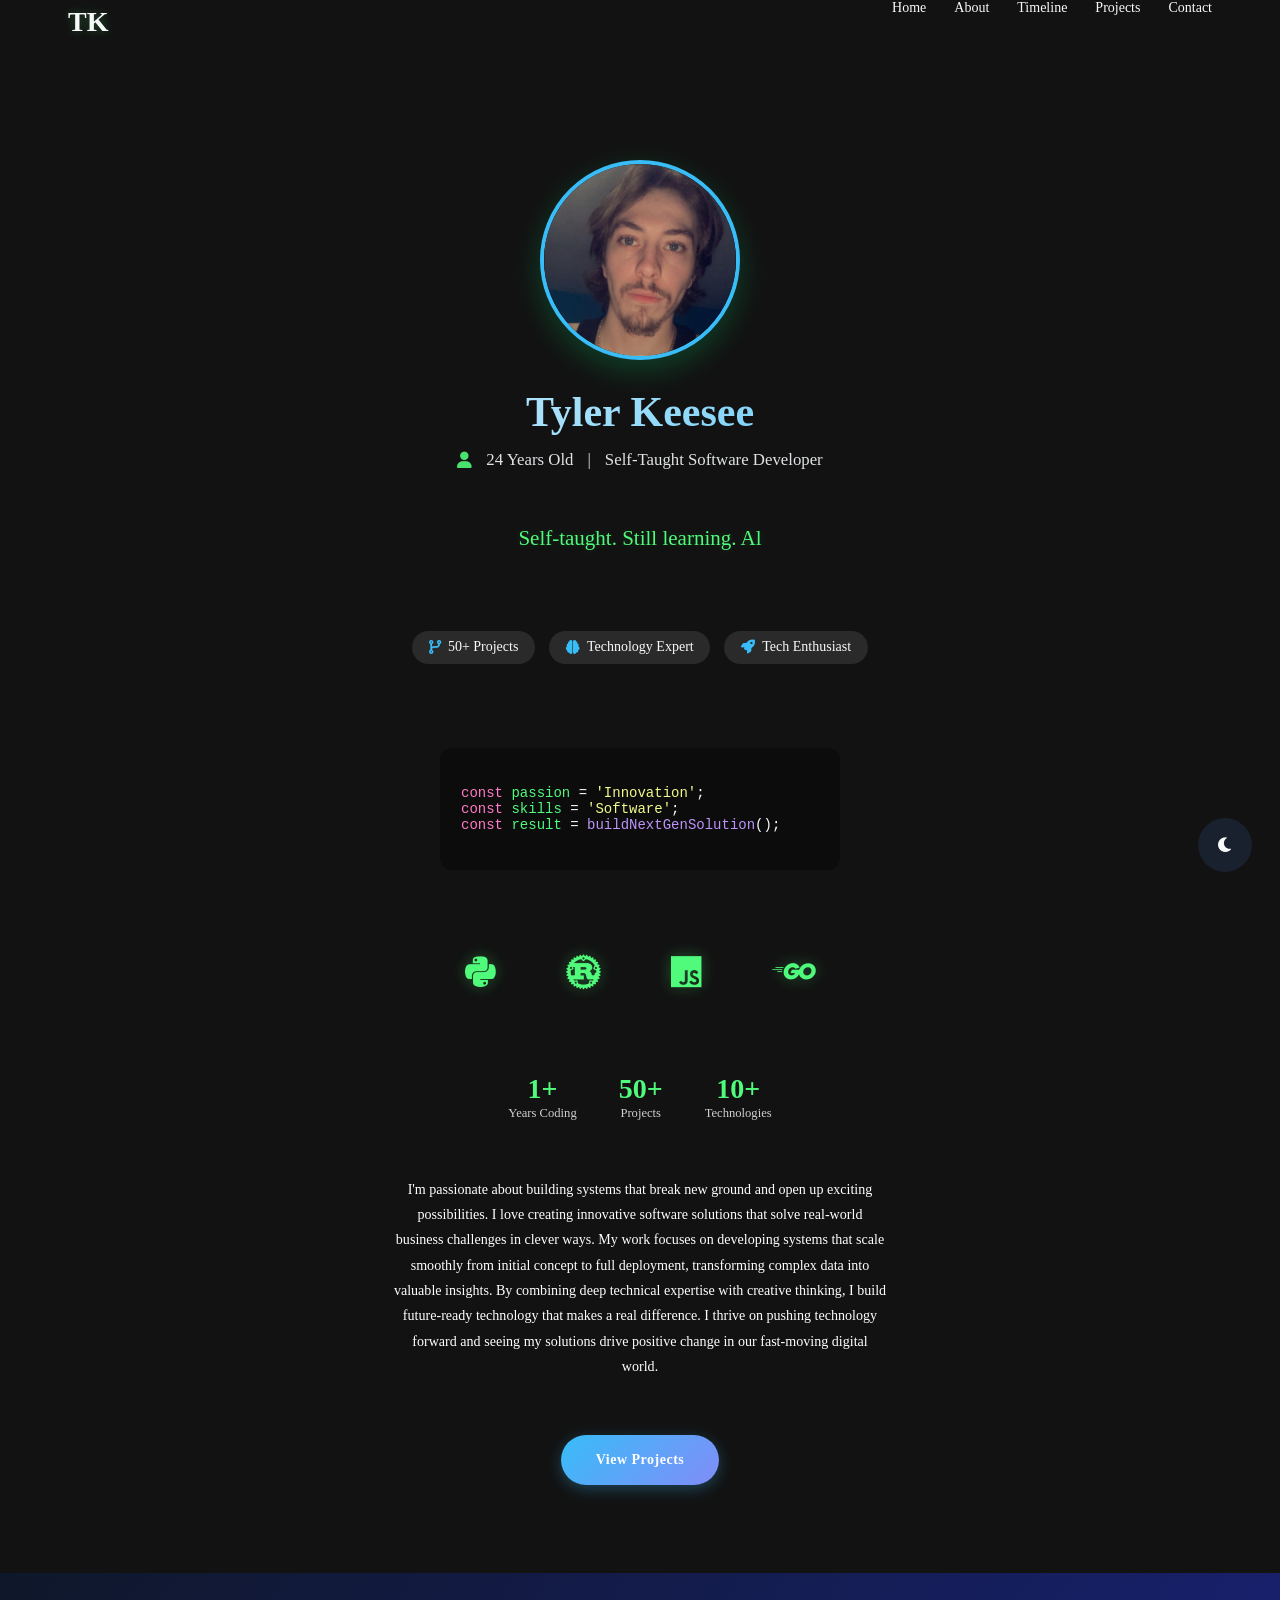
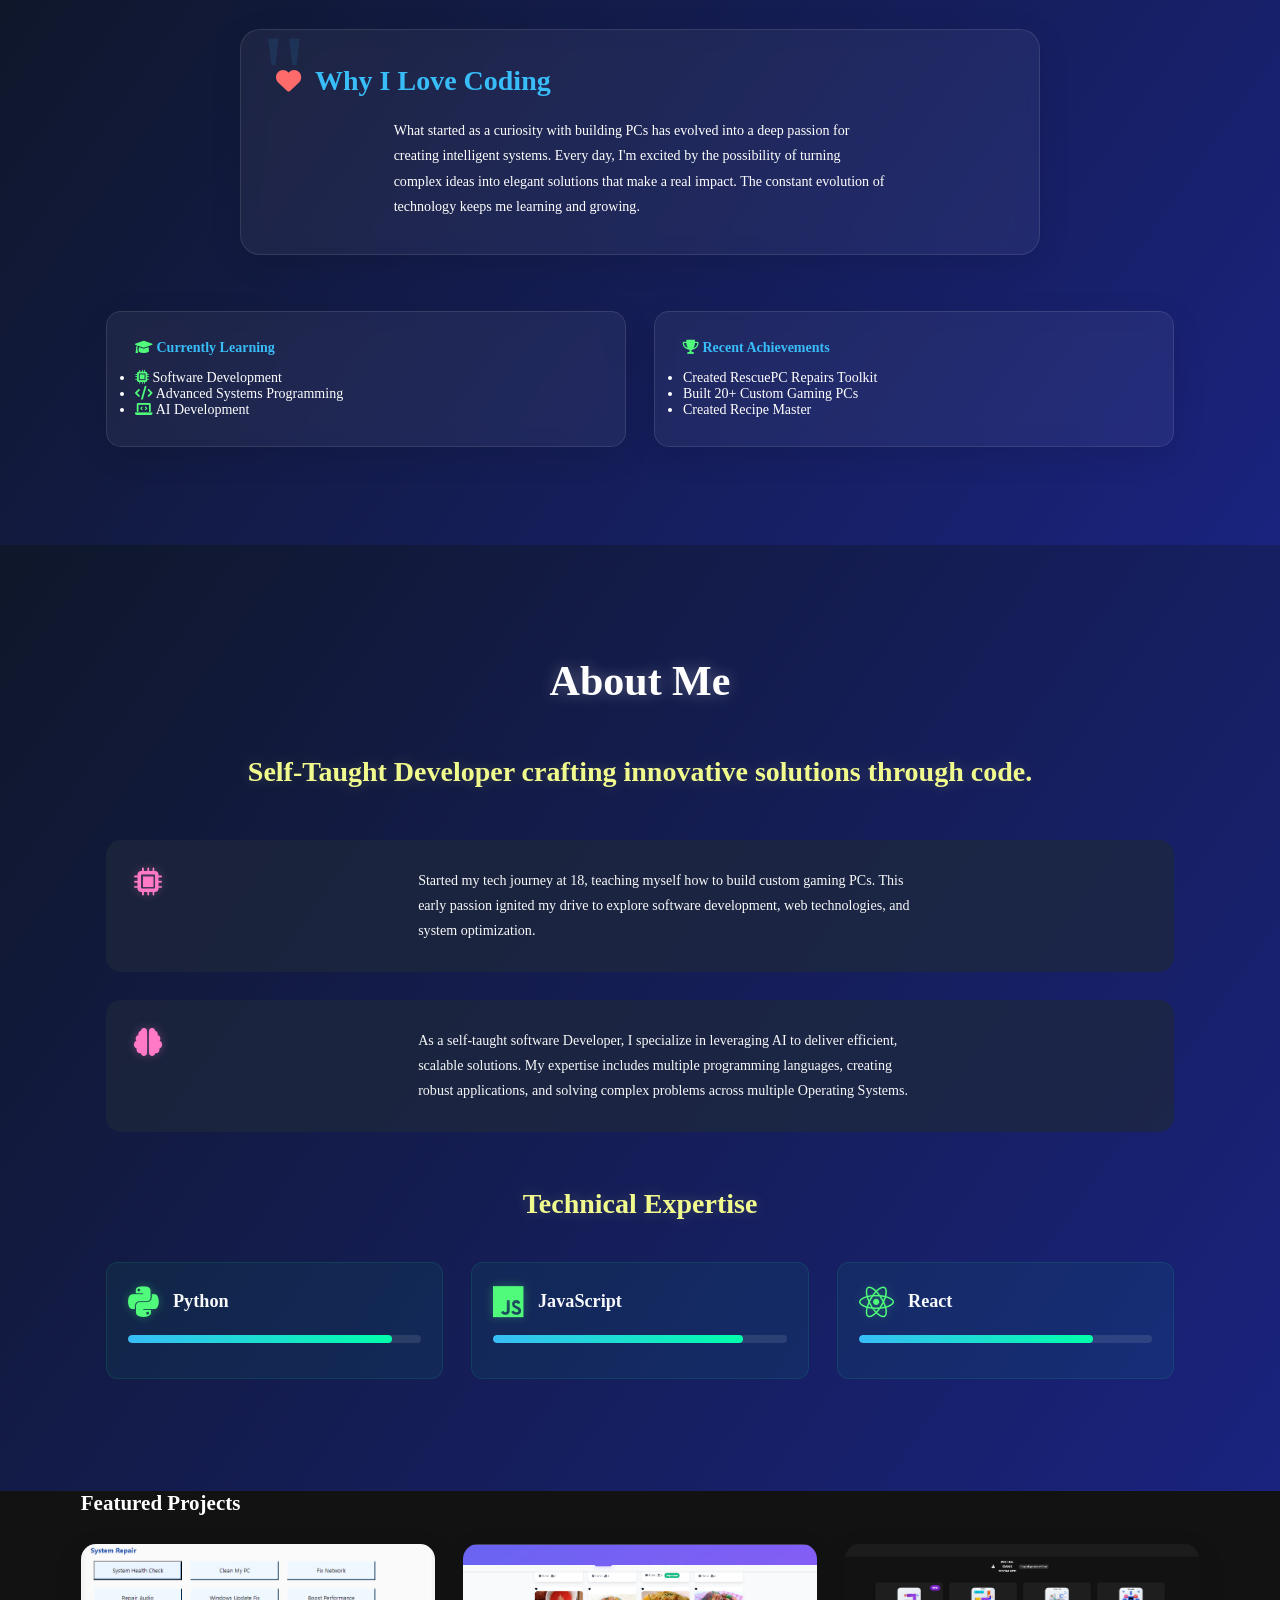
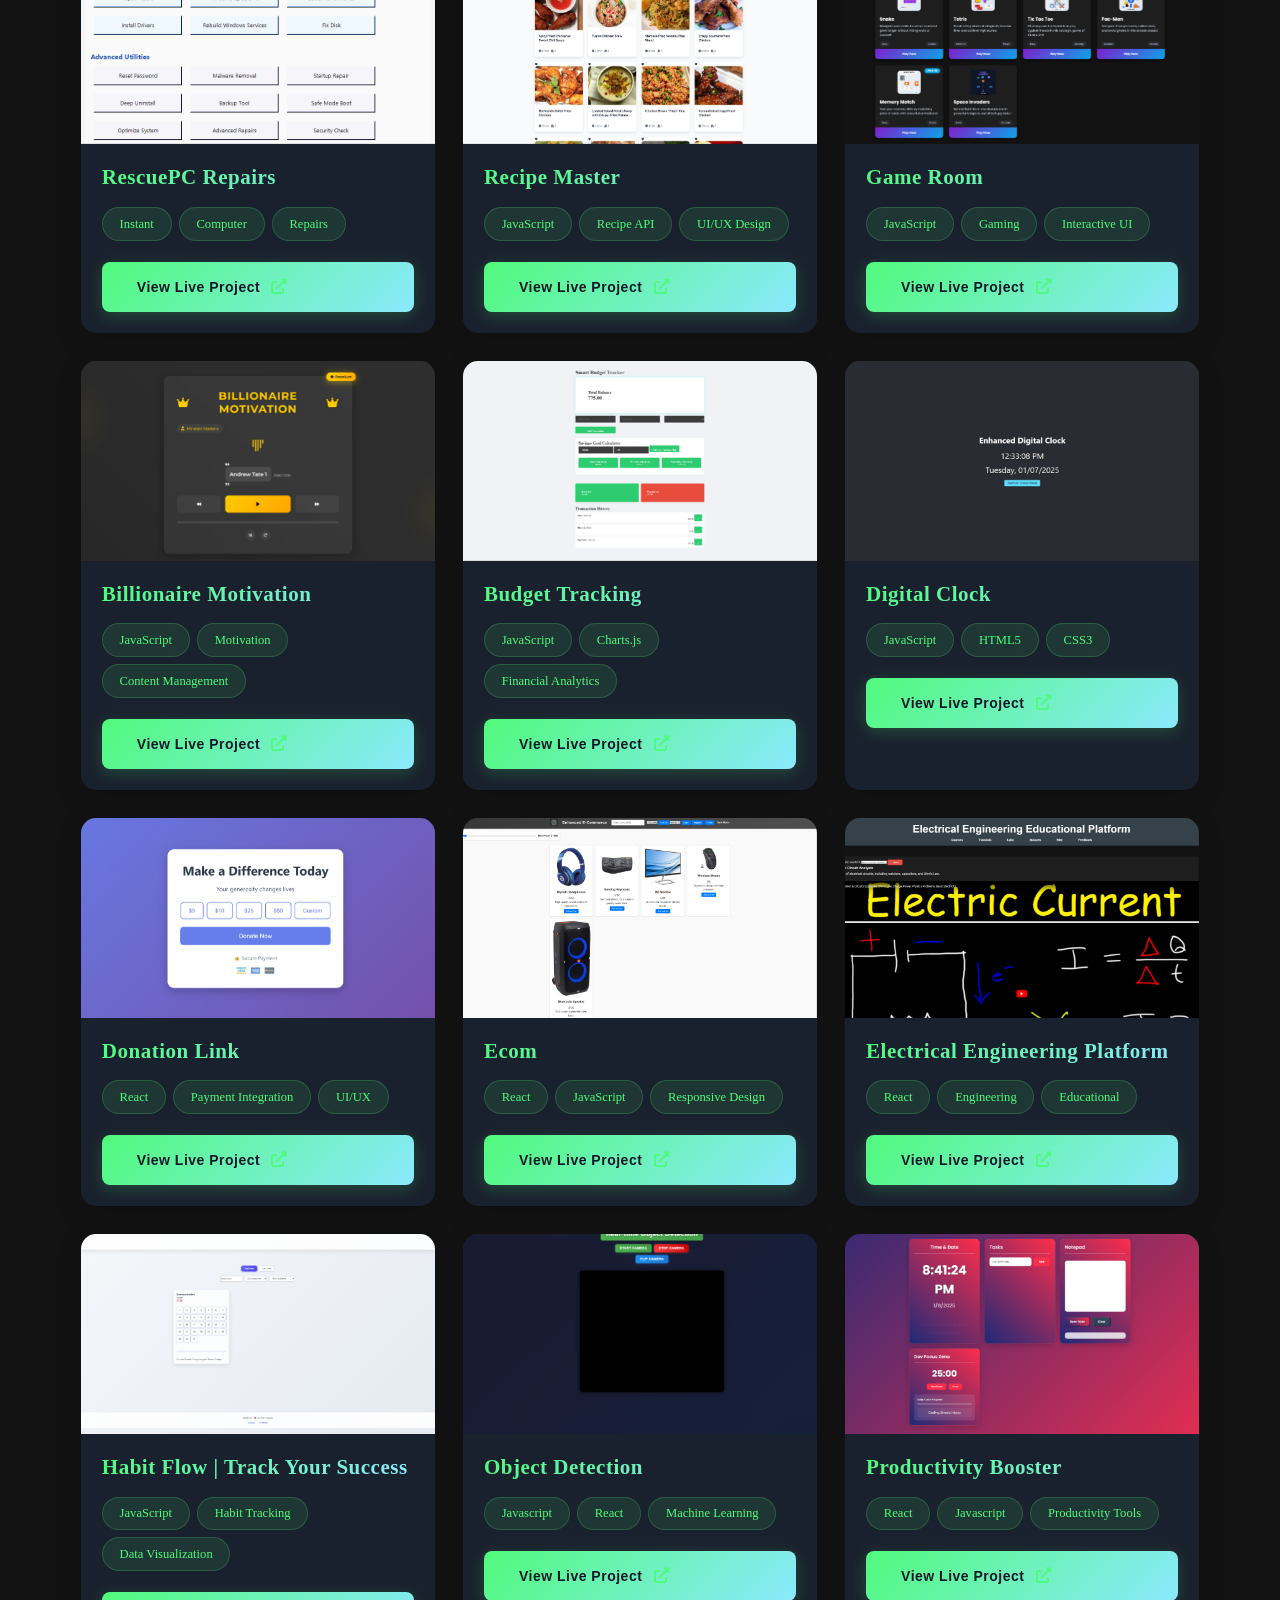
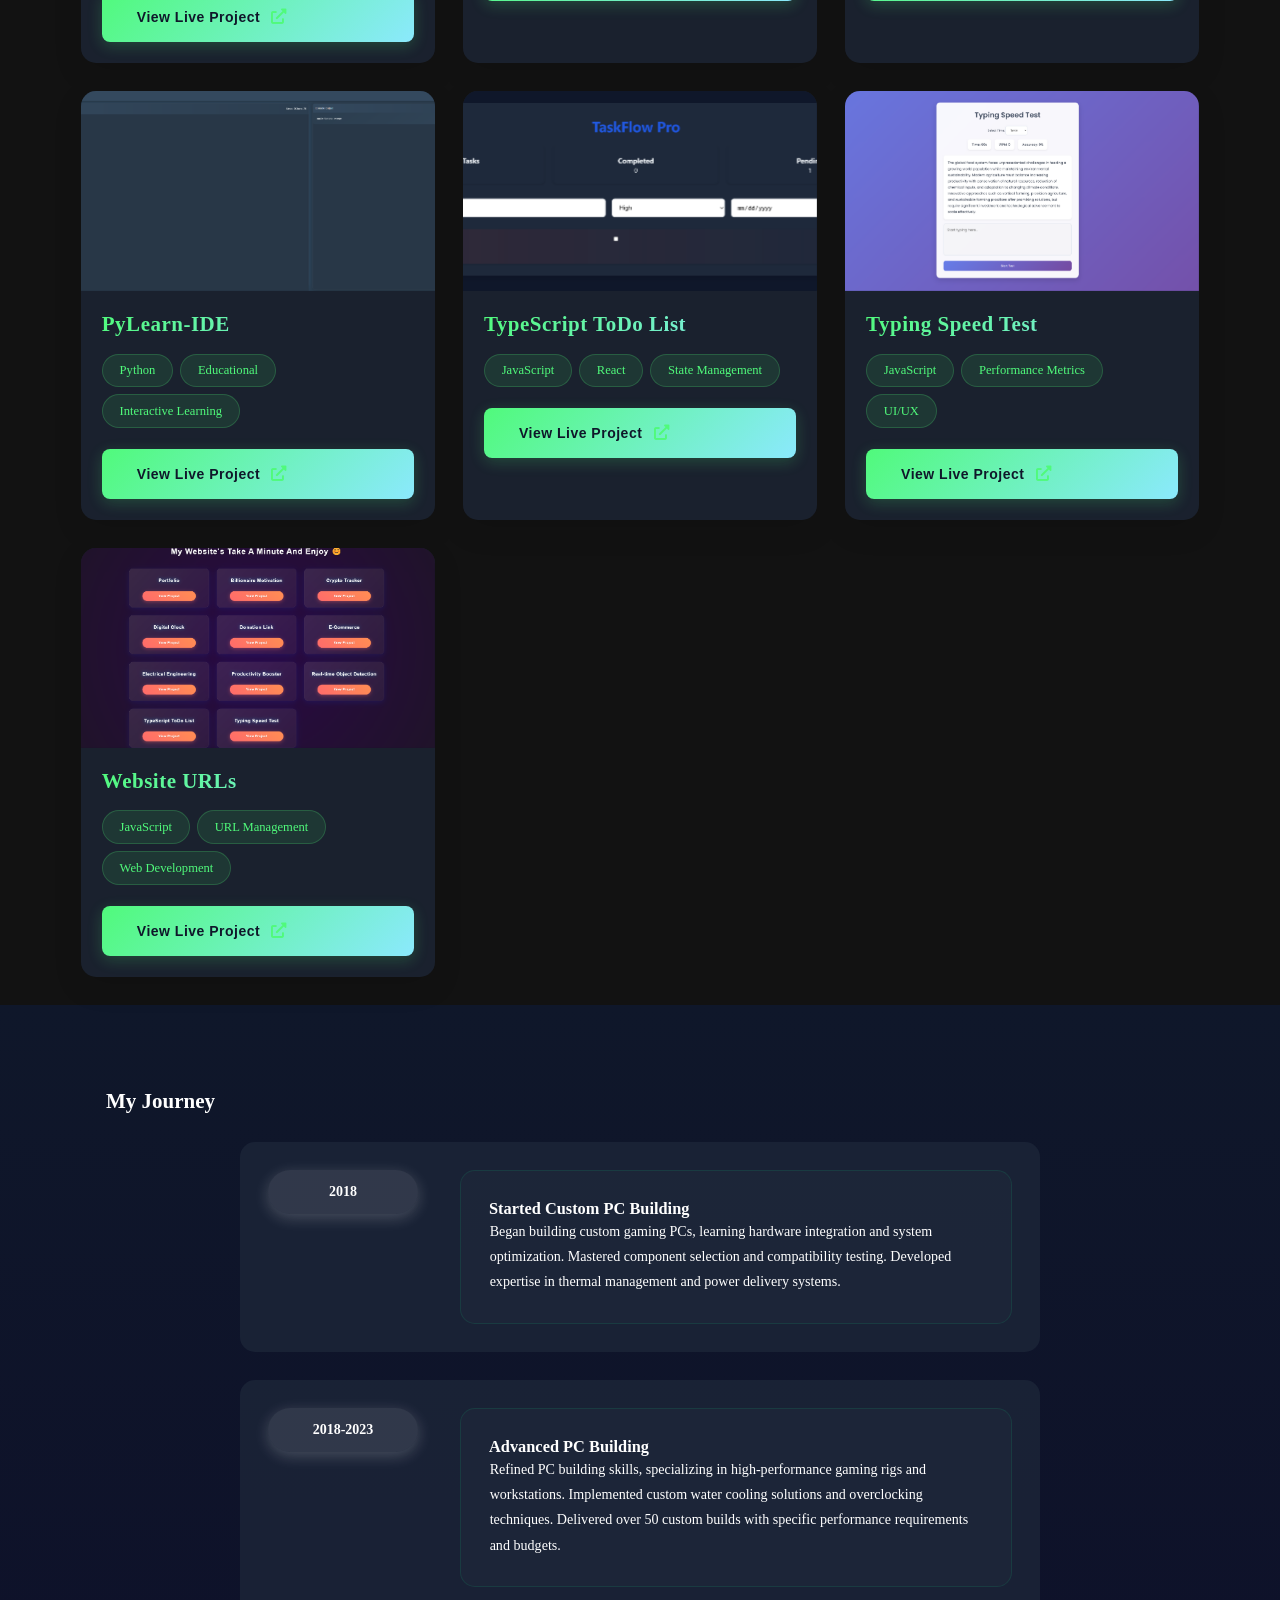
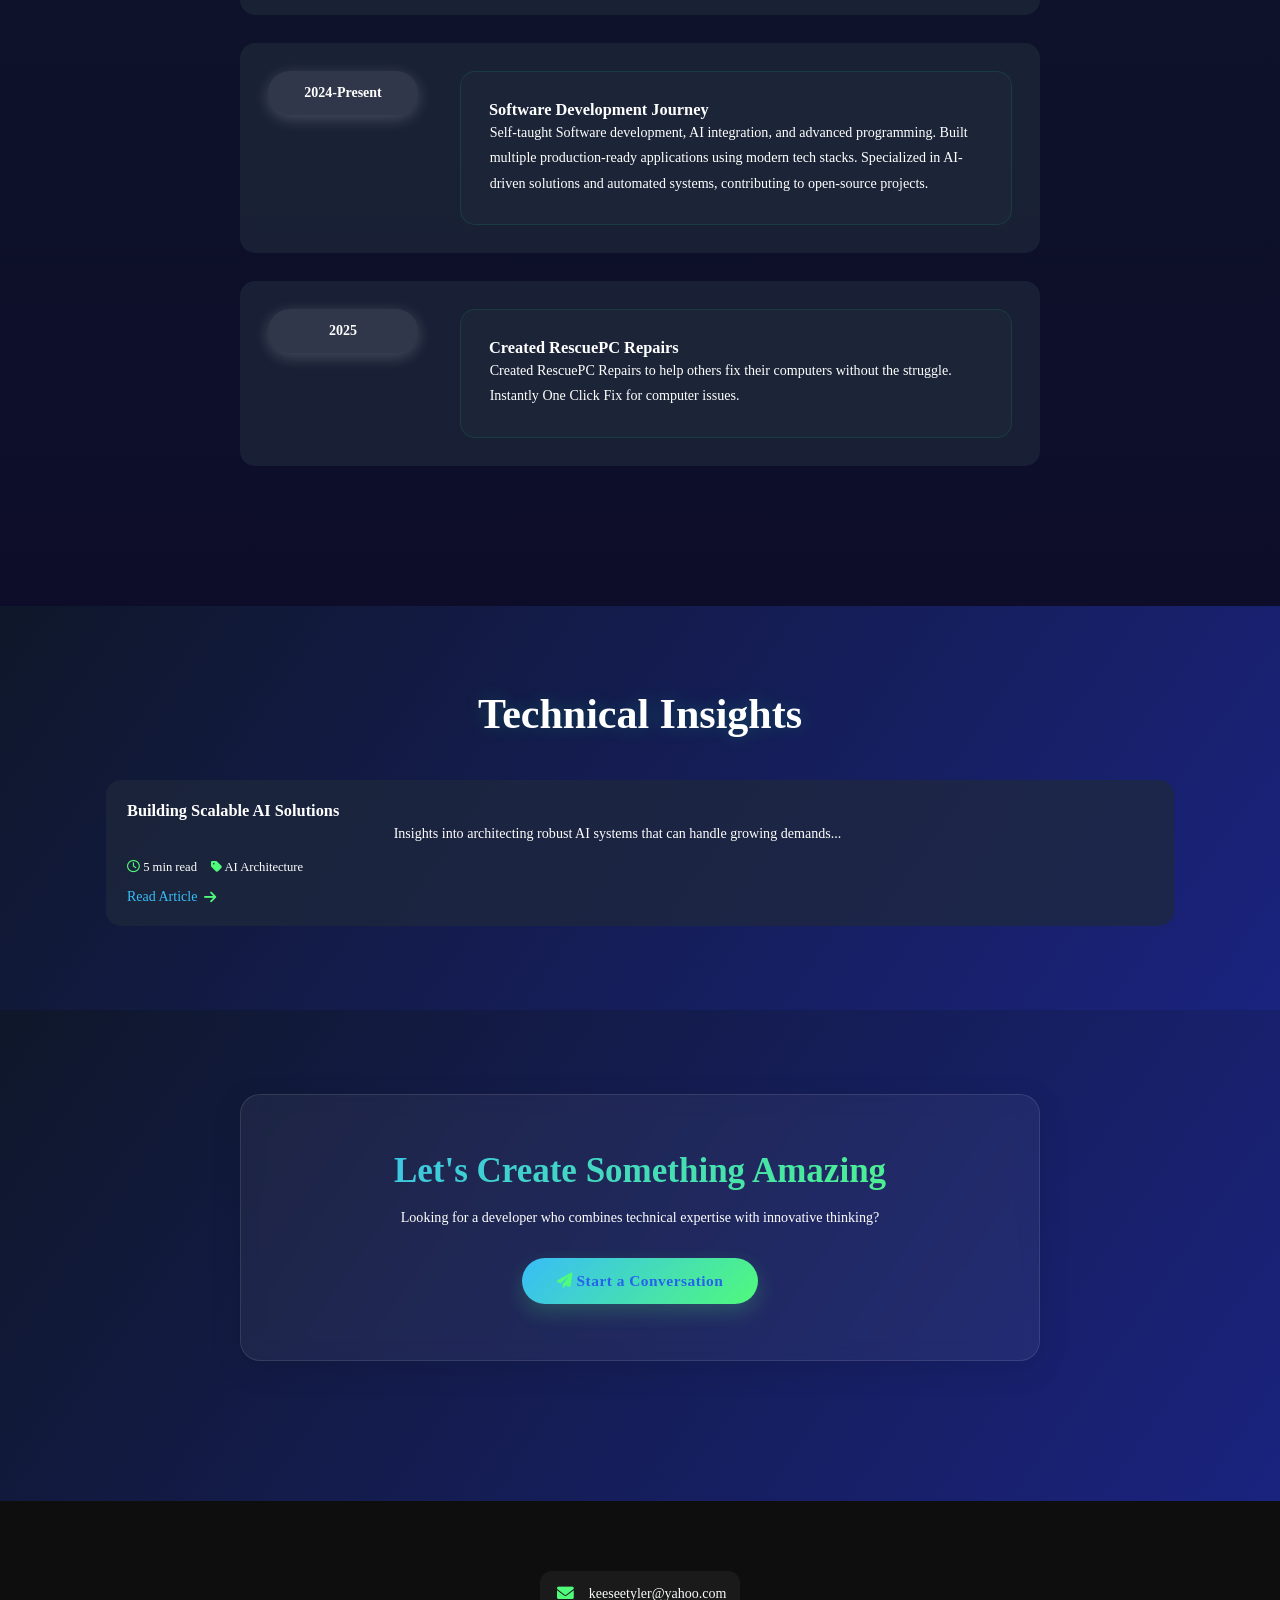
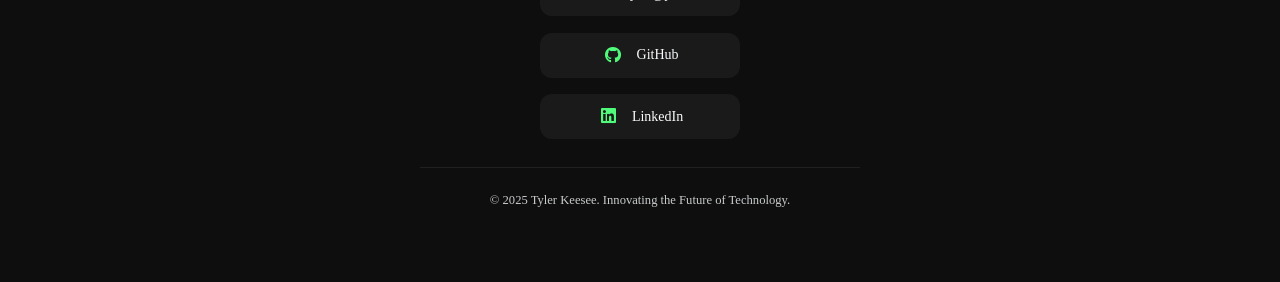
<file: index.html>
<!DOCTYPE html>
<html lang="en" data-theme="dark">
  <head>
    <!-- Performance Meta Tags -->
    <meta charset="UTF-8" />
    <meta
      name="viewport"
      content="width=device-width, initial-scale=1, viewport-fit=cover"
    />
    <meta http-equiv="X-UA-Compatible" content="IE=edge" />
    <meta name="theme-color" content="#0f172a" />

    <!-- Preload Critical Resources -->
    <link
      rel="preload"
      href="https://fonts.googleapis.com/css2?family=Inter:wght@400;500;600;700&display=swap"
      as="style"
    />
    <link rel="preload" href="style.css" as="style" />
    <link rel="preload" href="main.js" as="script" crossorigin="anonymous" />

    <!-- PWA Support -->
    <link rel="manifest" href="manifest.json" />
    <meta name="mobile-web-app-capable" content="yes" />

    <!-- SEO Meta Tags -->
    <meta
      name="description"
      content="Tyler Keesee - Innovative Self-Taught Developer specializing in AI-powered development, blockchain solutions, and enterprise-grade applications. Expert in Python, JavaScript, and modern web technologies."
    />
    <meta
      name="keywords"
      content="Software Developer, AI Development, Self-Taught Developer, JavaScript, Python, React, Machine Learning"
    />
    <meta name="author" content="Tyler Keesee" />

    <!-- Open Graph / Social Media -->
    <meta property="og:type" content="website" />
    <meta
      property="og:title"
      content="Tyler Keesee | Self-Taught Developer"
    />
    <meta
      property="og:description"
      content="Crafting Next-Generation Digital Solutions"
    />
    <meta
      property="og:image"
      content="Picture Of Me/302094755_5812631322161322_4653173079054672043_n.jpg"
    />
    <meta property="og:url" content="https://tyler1201623.github.io" />

    <!-- Twitter Card -->
    <meta name="twitter:card" content="summary_large_image" />
    <meta
      name="twitter:title"
      content="Tyler Keesee | Self-Taught Developer"
    />
    <meta
      name="twitter:description"
      content="Crafting Next-Generation Digital Solutions"
    />

    <!-- Security Headers -->
    <meta
      http-equiv="Content-Security-Policy"
      content="default-src 'self' https:; img-src 'self' https: data:; style-src 'self' https: 'unsafe-inline'; script-src 'self' https: 'unsafe-inline'"
    />
    <meta http-equiv="X-Content-Type-Options" content="nosniff" />
    <meta
      http-equiv="Permissions-Policy"
      content="geolocation=(), microphone=(), camera=()"
    />

    <meta name="viewport" content="width=device-width, viewport-fit=cover" />
    <title>Tyler Keesee | Self-Taught Developer</title>

    <meta
      name="description"
      content="Tyler Keesee - Innovative Self-Taught Developer specializing in AI-powered development, blockchain solutions, and enterprise-grade applications"
    />
    <meta
      property="og:title"
      content="Tyler Keesee | Self-Taught Developer"
    />
    <meta
      property="og:description"
      content="Crafting Next-Generation Digital Solutions"
    />
    <meta
      property="og:image"
      content="Picture Of Me/302094755_5812631322161322_4653173079054672043_n.jpg"
    />
    <meta name="theme-color" content="#0d0d2b" />

    <link
      rel="apple-touch-icon"
      sizes="180x180"
      href="favicon/apple-touch-icon.png"
    />
    <link
      rel="icon"
      type="image/png"
      sizes="32x32"
      href="favicon/favicon-32x32.png"
    />
    <link
      rel="icon"
      type="image/png"
      sizes="16x16"
      href="favicon/favicon-16x16.png"
    />

    <!-- Remove references to non-existent icons -->
    <!-- <link rel="icon" type="image/png" sizes="192x192" href="favicon/icon-192.png"> -->
    <!-- <link rel="icon" type="image/png" sizes="512x512" href="favicon/icon-512.png"> -->

    <link rel="manifest" href="manifest.json" />
    <link rel="stylesheet" href="style.css" />
    <link
      href="https://fonts.googleapis.com/css2?family=Inter:wght@400;500;600;700&display=swap"
      rel="stylesheet"
    />
    <link
      rel="preload"
      href="https://fonts.googleapis.com/css2?family=Inter:wght@400;500;600;700&display=swap"
      as="style"
    />
    <link
      rel="stylesheet"
      href="https://cdnjs.cloudflare.com/ajax/libs/font-awesome/6.0.0/css/all.min.css"
    />
    <!-- Remove Three.js and Particles.js -->
    <!-- <script src="https://cdnjs.cloudflare.com/ajax/libs/three.js/r128/three.min.js"></script> -->
    <!-- <script src="https://cdn.jsdelivr.net/npm/particles.js@2.0.0/particles.min.js"></script> -->

    <!-- Performance Optimizations -->
    <link rel="preconnect" href="https://fonts.googleapis.com" />
    <link rel="preconnect" href="https://fonts.gstatic.com" crossorigin />
    <link rel="dns-prefetch" href="https://cdnjs.cloudflare.com" />

    <!-- SEO Improvements -->
    <meta name="robots" content="index, follow" />
    <meta name="googlebot" content="index, follow" />
    <meta name="revisit-after" content="7 days" />
    <link rel="canonical" href="https://yourwebsite.com" />

    <!-- Browser Compatibility -->
    <meta http-equiv="X-UA-Compatible" content="IE=edge,chrome=1" />
    <meta name="format-detection" content="telephone=no" />

    <!-- Security Headers -->
    <meta
      http-equiv="Strict-Transport-Security"
      content="max-age=31536000; includeSubDomains"
    />
    <meta
      http-equiv="Referrer-Policy"
      content="strict-origin-when-cross-origin"
    />

    <!-- Performance Attributes -->
    <link rel="modulepreload" href="main.js" />
    <link rel="preload" href="style.css" as="style" />
  </head>
  <body>
    <a href="#main" class="skip-link">Skip to main content</a>
    <header class="navbar">
      <div class="nav-content">
        <a href="#home" class="logo">TK</a>
        <button class="mobile-menu-btn" aria-label="Toggle menu">
          <span></span>
          <span></span>
          <span></span>
        </button>
        <nav>
          <ul class="nav-links">
            <li><a href="#home">Home</a></li>
            <li><a href="#about">About</a></li>
            <li><a href="#timeline">Timeline</a></li>
            <li><a href="#projects">Projects</a></li>
            <li><a href="#contact">Contact</a></li>
          </ul>
        </nav>
      </div>
    </header>
    <main id="main">
      <section id="home" class="hero">
        <div class="hero-content">
          <img
            src="Picture Of Me/302094755_5812631322161322_4653173079054672043_n.jpg"
            alt="Tyler Keesee"
            class="profile-img"
          />
          <div class="hero-header">
            <h1>Tyler Keesee</h1>
            <div class="age-badge">
              <i class="fas fa-user"></i>
              <span>24 Years Old</span>
              <span class="divider">|</span>
              <span>Self-Taught Software Developer</span>
            </div>
          </div>
          <div class="typing-text"></div>

          <div class="hero-badges">
            <span class="badge"
              ><i class="fas fa-code-branch"></i> 50+ Projects</span
            >
            <span class="badge"><i class="fas fa-brain"></i> Technology Expert</span>
            <span class="badge"
              ><i class="fas fa-rocket"></i> Tech Enthusiast
            </span>
          </div>
          <div class="code-preview">
            <pre><code>
<span class="keyword">const</span> <span class="variable">passion</span> = <span class="string">'Innovation'</span>;
<span class="keyword">const</span> <span class="variable">skills</span> = <span class="string">'Software'</span>;
<span class="keyword">const</span> <span class="variable">result</span> = <span class="function">buildNextGenSolution</span>();
      </code></pre>
          </div>
          <div class="floating-tech">
            <i class="fab fa-python"></i>
            <i class="fab fa-rust"></i>
            <i class="fab fa-js"></i>
            <i class="fab fa-golang"></i>
          </div>
          <div class="quick-stats">
            <div class="stat">
              <span class="stat-number">1+</span>
              <span class="stat-label">Years Coding</span>
            </div>
            <div class="stat">
              <span class="stat-number">50+</span>
              <span class="stat-label">Projects</span>
            </div>
            <div class="stat">
              <span class="stat-number">10+</span>
              <span class="stat-label">Technologies</span>
            </div>
          </div>
          <p class="tagline">
            I'm passionate about building systems that break new ground and open up exciting possibilities. I love creating innovative software solutions that solve real-world business challenges in clever ways. My work focuses on developing systems that scale smoothly from initial concept to full deployment, transforming complex data into valuable insights. By combining deep technical expertise with creative thinking, I build future-ready technology that makes a real difference. I thrive on pushing technology forward and seeing my solutions drive positive change in our fast-moving digital world.
          </p>
          <div class="cta-buttons">
            <a href="#projects" class="cta-primary">View Projects</a>
          </div>
        </div>
      </section>

      <section id="why-coding" class="personal-note-section">
        <div class="section-container">
          <div class="personal-note glass-effect">
            <h3><i class="fas fa-heart"></i> Why I Love Coding</h3>
            <p>
              What started as a curiosity with building PCs has evolved into a
              deep passion for creating intelligent systems. Every day, I'm
              excited by the possibility of turning complex ideas into elegant
              solutions that make a real impact. The constant evolution of
              technology keeps me learning and growing.
            </p>
          </div>

          <div class="learning-section">
            <div class="learning-card hover-lift glass-effect">
              <h4><i class="fas fa-graduation-cap"></i> Currently Learning</h4>
              <ul>
                <li>
                  <i class="fas fa-microchip"></i> Software Development
                </li>
                <li>
                  <i class="fas fa-code"></i> Advanced Systems Programming
                </li>
                <li>
                  <i class="fas fa-laptop-code"></i> AI Development
                </li>
              </ul>
            </div>
            <div class="learning-card hover-lift glass-effect">
              <h4><i class="fas fa-trophy"></i> Recent Achievements</h4>
              <ul>
                <li>Created RescuePC Repairs Toolkit</li>
                <li>Built 20+ Custom Gaming PCs</li>
                <li>Created Recipe Master</li>
              </ul>
            </div>
          </div>
        </div>
      </section>

      <section id="about" class="about">
        <div class="section-container">
          <h2 class="section-title">About Me</h2>
          <div class="about-content">
            <div class="about-text">
              <p class="intro">
                Self-Taught Developer crafting innovative solutions through code.
              </p>
              <div class="journey">
                <div class="journey-card">
                  <i class="fas fa-microchip"></i>
                  <p>
                    Started my tech journey at 18, teaching myself how to build
                    custom gaming PCs. This early passion ignited my drive to
                    explore software development, web technologies, and system
                    optimization.
                  </p>
                </div>
                <div class="journey-card">
                  <i class="fas fa-brain"></i>
                  <p>
                    As a self-taught software Developer, I specialize in
                    leveraging AI to deliver efficient, scalable solutions. My
                    expertise includes multiple programming languages, creating robust
                    applications, and solving complex problems across multiple
                    Operating Systems.
                  </p>
                </div>
              </div>
              <div class="skills">
                <h3>Technical Expertise</h3>
                <div class="skills-grid">
                  <div class="skill-card">
                    <div class="skill-header">
                      <i class="fab fa-python"></i>
                      <span>Python</span>
                    </div>
                    <div class="skill-bar-container">
                      <div class="skill-bar" data-level="90"></div>
                    </div>
                  </div>
                  <div class="skill-card">
                    <div class="skill-header">
                      <i class="fab fa-js"></i>
                      <span>JavaScript</span>
                    </div>
                    <div class="skill-bar-container">
                      <div class="skill-bar" data-level="85"></div>
                    </div>
                  </div>
                  <div class="skill-card">
                    <div class="skill-header">
                      <i class="fab fa-react"></i>
                      <span>React</span>
                    </div>
                    <div class="skill-bar-container">
                      <div class="skill-bar" data-level="80"></div>
                    </div>
                  </div>
                </div>
              </div>
            </div>
          </div>
        </div>
      </section>

      <!-- Remove tech-globe div -->
      <!-- <div id="tech-globe"></div> -->

      <section id="projects" class="projects">
        <div class="section-container">
          <h2>Featured Projects</h2>
          <div class="project-grid">
            <div class="project-filters">
              <button class="filter-btn active" data-filter="all">All</button>
              <button class="filter-btn" data-filter="ai">AI</button>
              <button class="filter-btn" data-filter="web">Web</button>
              <button class="filter-btn" data-filter="mobile">Mobile</button>
            </div>
            <!-- Projects will be dynamically loaded via JavaScript -->
          </div>
        </div>
      </section>

      <!-- Remove empty tech stack section -->
      <!-- <section id="tech-stack" class="tech-stack-section">
            <h2>Technology Expertise</h2>
            <div class="tech-radar"></div>
        </section> -->

      <section id="timeline" class="timeline">
        <div class="section-container">
          <h2>My Journey</h2>
          <div class="timeline-container">
            <div class="timeline-item">
              <div class="timeline-date">2018</div>
              <div class="timeline-content">
                <h3>Started Custom PC Building</h3>
                <p>
                  Began building custom gaming PCs, learning hardware
                  integration and system optimization. Mastered component
                  selection and compatibility testing. Developed expertise in
                  thermal management and power delivery systems.
                </p>
              </div>
            </div>
            <div class="timeline-item">
              <div class="timeline-date">2018-2023</div>
              <div class="timeline-content">
                <h3>Advanced PC Building</h3>
                <p>
                  Refined PC building skills, specializing in high-performance
                  gaming rigs and workstations. Implemented custom water cooling
                  solutions and overclocking techniques. Delivered over 50
                  custom builds with specific performance requirements and
                  budgets.
                </p>
              </div>
            </div>
            <div class="timeline-item">
              <div class="timeline-date">2024-Present</div>
              <div class="timeline-content">
                <h3>Software Development Journey</h3>
                <p>
                  Self-taught Software development, AI integration, and
                  advanced programming. Built multiple production-ready
                  applications using modern tech stacks. Specialized in
                  AI-driven solutions and automated systems, contributing to
                  open-source projects.
                </p>
              </div>
            </div>
            <div class="timeline-item">
              <div class="timeline-date">2025</div>
              <div class="timeline-content">
                <h3>Created RescuePC Repairs</h3>
                <p>
                  Created RescuePC Repairs to help others fix their computers without the struggle. Instantly One Click Fix for computer issues.
                </p>
          </div>
        </div>
      </section>

      <section id="blog" class="blog">
        <div class="section-container">
          <h2 class="section-title technical-insights">Technical Insights</h2>
          <div class="blog-grid">
            <article class="blog-card">
              <div class="blog-content">
                <h3>Building Scalable AI Solutions</h3>
                <p>
                  Insights into architecting robust AI systems that can handle
                  growing demands...
                </p>
                <div class="blog-meta">
                  <span><i class="far fa-clock"></i> 5 min read</span>
                  <span><i class="fas fa-tag"></i> AI Architecture</span>
                </div>
                <a href="building-scalable-ai-solutions.html" class="read-more"
                  >Read Article <i class="fas fa-arrow-right"></i
                ></a>
              </div>
            </article>
          </div>
        </div>
      </section>

      <section id="hire-me" class="cta-section">
        <div class="section-container">
          <div class="cta-highlight pulse glass-effect">
            <h3>Let's Create Something Amazing</h3>
            <p>
              Looking for a developer who combines technical expertise with
              innovative thinking?
            </p>
            <div class="cta-button-wrapper">
              <a
                href="mailto:keeseetyler@yahoo.com"
                class="cta-primary prominent solo"
              >
                <i class="fas fa-paper-plane"></i> Start a Conversation
              </a>
            </div>
          </div>
        </div>
      </section>
    </main>

    <footer id="contact">
      <div class="footer-content">
        <div class="social-links">
          <a href="mailto:keeseetyler@yahoo.com" class="social-link">
            <i class="fas fa-envelope"></i>
            <span>keeseetyler@yahoo.com</span>
          </a>
          <a
            href="https://github.com/Tyler1201623"
            target="_blank"
            class="social-link"
          >
            <i class="fab fa-github"></i>
            <span>GitHub</span>
          </a>
          <a
            href="https://www.linkedin.com/in/tyler-keesee-677baa326/"
            target="_blank"
            class="social-link"
          >
            <i class="fab fa-linkedin"></i>
            <span>LinkedIn</span>
          </a>
        </div>
        <p class="copyright">
          © 2025 Tyler Keesee. Innovating the Future of Technology.
        </p>
      </div>
    </footer>

    <div class="theme-toggle-wrapper" aria-label="Theme toggle">
      <button class="theme-toggle" aria-label="Toggle theme">
        <i class="fas fa-moon"></i>
      </button>
    </div>

    <script src="main.js"></script>
    <script src="sw.js"></script>
  </body>
</html>
</file>
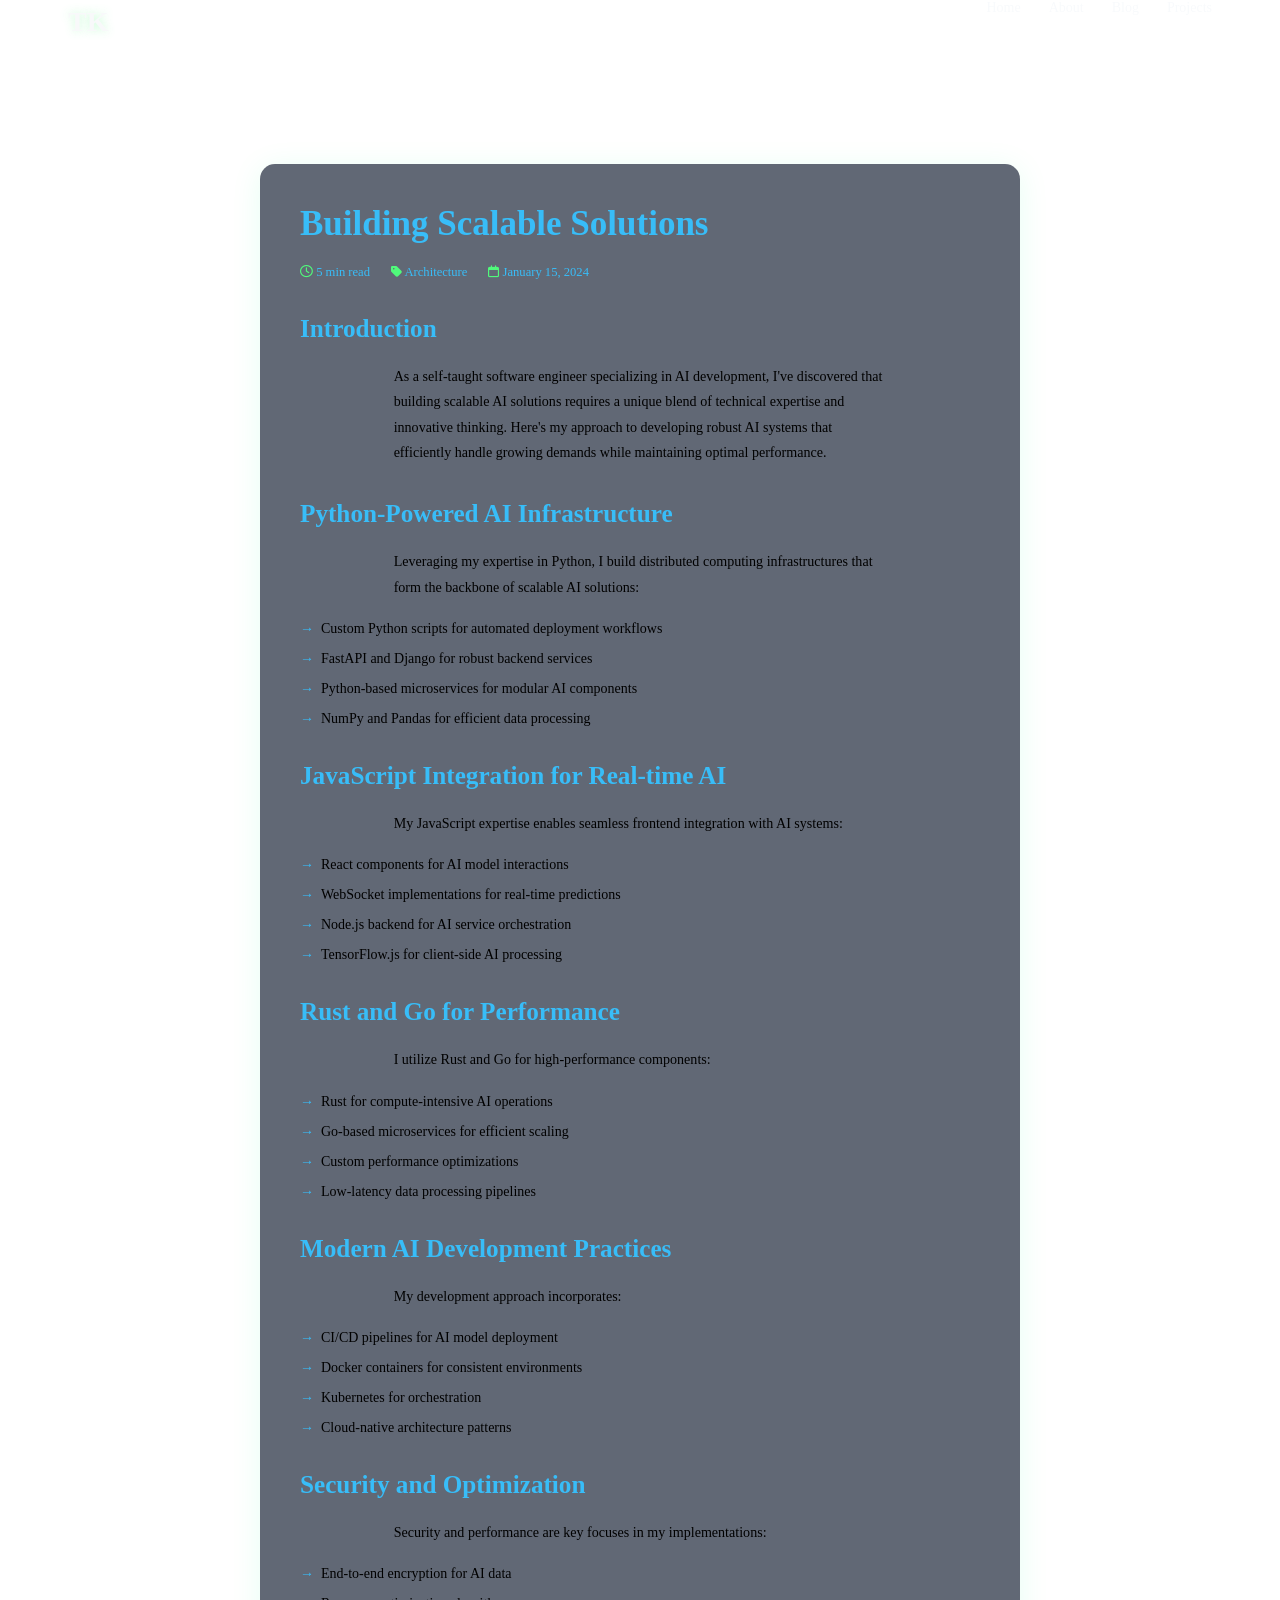
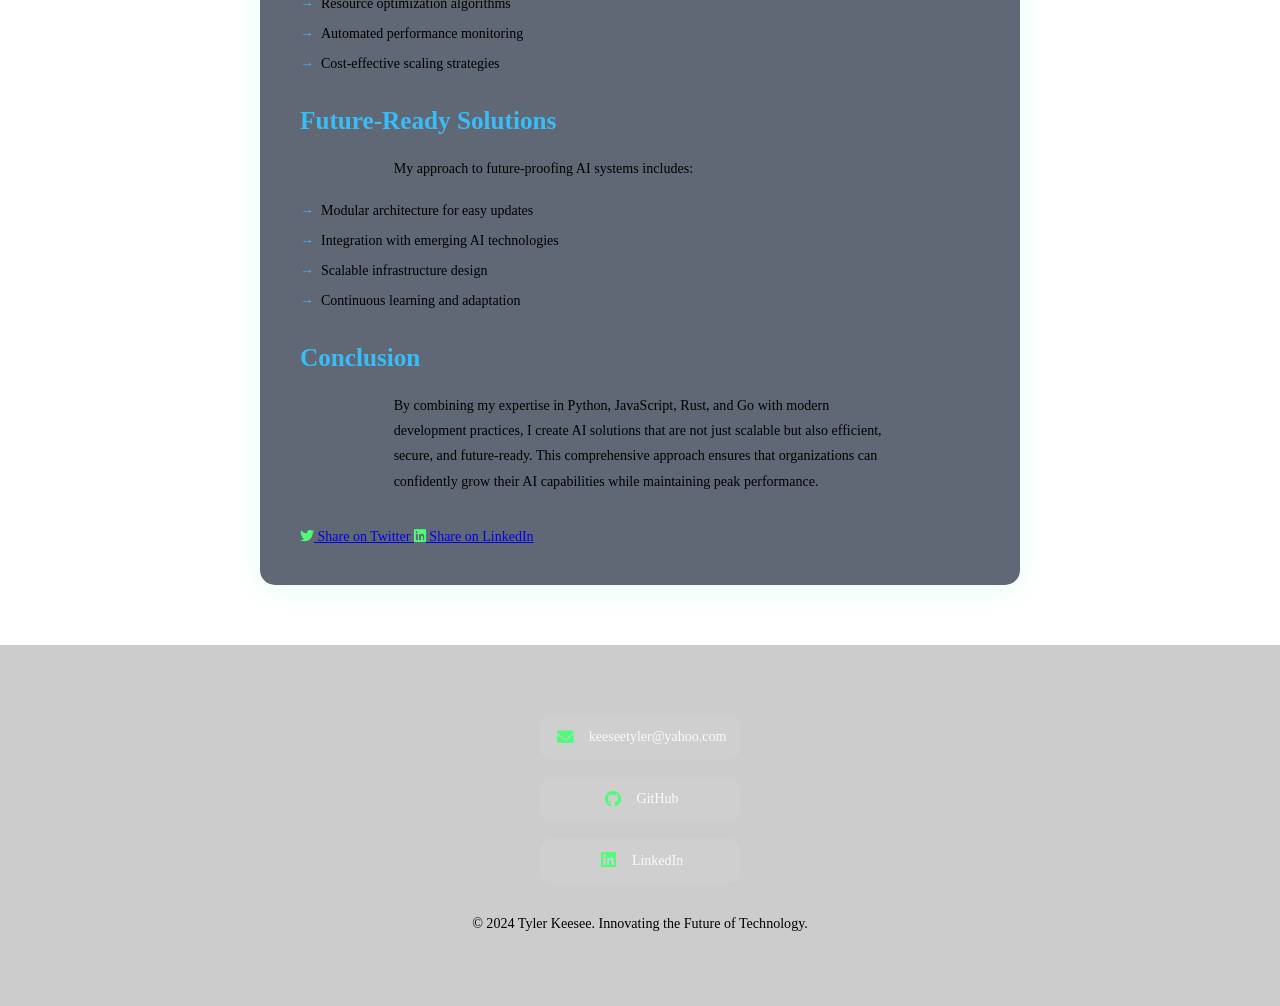
<file: building-scalable-ai-solutions.html>
<!DOCTYPE html>
<html lang="en">
<head>
    <meta charset="UTF-8">
    <meta name="viewport" content="width=device-width, initial-scale=1.0">
    <title>Building Scalable AI Solutions | Tyler Keesee</title>
    
    <meta name="description" content="Insights into building scalable AI systems and architectures by Tyler Keesee">
    <meta property="og:title" content="Building Scalable Solutions | Tyler Keesee">
    <meta property="og:description" content="Expert insights into system architecture and scalability">
    
    <link rel="apple-touch-icon" sizes="180x180" href="favicon/apple-touch-icon.png">
    <link rel="icon" type="image/png" sizes="32x32" href="favicon/favicon-32x32.png">
    <link rel="icon" type="image/png" sizes="16x16" href="favicon/favicon-16x16.png">
    <link rel="stylesheet" href="style.css">
    <link rel="stylesheet" href="building-scalable-ai-solutions.css">
    <link href="https://fonts.googleapis.com/css2?family=Inter:wght@400;500;600;700&display=swap" rel="stylesheet">
    <link rel="stylesheet" href="https://cdnjs.cloudflare.com/ajax/libs/font-awesome/6.0.0/css/all.min.css">
</head>
<body>
    <header class="navbar">
        <div class="nav-content">
            <a href="index.html" class="logo">TK</a>
            <nav>
                <ul class="nav-links">
                    <li><a href="index.html#home">Home</a></li>
                    <li><a href="index.html#about">About</a></li>
                    <li><a href="index.html#blog">Blog</a></li>
                    <li><a href="index.html#projects">Projects</a></li>
                </ul>
            </nav>
        </div>
    </header>

    <main class="article-content">
        <article class="blog-post">
            <h1>Building Scalable Solutions</h1>
            <div class="article-meta">
                <span><i class="far fa-clock"></i> 5 min read</span>
                <span><i class="fas fa-tag"></i> Architecture</span>
                <span><i class="far fa-calendar"></i> January 15, 2024</span>
            </div>
            
            <section class="article-section">
                <h2>Introduction</h2>
                <p>As a self-taught software engineer specializing in AI development, I've discovered that building scalable AI solutions requires a unique blend of technical expertise and innovative thinking. Here's my approach to developing robust AI systems that efficiently handle growing demands while maintaining optimal performance.</p>
            </section>

            <section class="article-section">
                <h2>Python-Powered AI Infrastructure</h2>
                <p>Leveraging my expertise in Python, I build distributed computing infrastructures that form the backbone of scalable AI solutions:</p>
                <ul>
                    <li>Custom Python scripts for automated deployment workflows</li>
                    <li>FastAPI and Django for robust backend services</li>
                    <li>Python-based microservices for modular AI components</li>
                    <li>NumPy and Pandas for efficient data processing</li>
                </ul>
            </section>

            <section class="article-section">
                <h2>JavaScript Integration for Real-time AI</h2>
                <p>My JavaScript expertise enables seamless frontend integration with AI systems:</p>
                <ul>
                    <li>React components for AI model interactions</li>
                    <li>WebSocket implementations for real-time predictions</li>
                    <li>Node.js backend for AI service orchestration</li>
                    <li>TensorFlow.js for client-side AI processing</li>
                </ul>
            </section>

            <section class="article-section">
                <h2>Rust and Go for Performance</h2>
                <p>I utilize Rust and Go for high-performance components:</p>
                <ul>
                    <li>Rust for compute-intensive AI operations</li>
                    <li>Go-based microservices for efficient scaling</li>
                    <li>Custom performance optimizations</li>
                    <li>Low-latency data processing pipelines</li>
                </ul>
            </section>

            <section class="article-section">
                <h2>Modern AI Development Practices</h2>
                <p>My development approach incorporates:</p>
                <ul>
                    <li>CI/CD pipelines for AI model deployment</li>
                    <li>Docker containers for consistent environments</li>
                    <li>Kubernetes for orchestration</li>
                    <li>Cloud-native architecture patterns</li>
                </ul>
            </section>

            <section class="article-section">
                <h2>Security and Optimization</h2>
                <p>Security and performance are key focuses in my implementations:</p>
                <ul>
                    <li>End-to-end encryption for AI data</li>
                    <li>Resource optimization algorithms</li>
                    <li>Automated performance monitoring</li>
                    <li>Cost-effective scaling strategies</li>
                </ul>
            </section>

            <section class="article-section">
                <h2>Future-Ready Solutions</h2>
                <p>My approach to future-proofing AI systems includes:</p>
                <ul>
                    <li>Modular architecture for easy updates</li>
                    <li>Integration with emerging AI technologies</li>
                    <li>Scalable infrastructure design</li>
                    <li>Continuous learning and adaptation</li>
                </ul>
            </section>

            <section class="article-section">
                <h2>Conclusion</h2>
                <p>By combining my expertise in Python, JavaScript, Rust, and Go with modern development practices, I create AI solutions that are not just scalable but also efficient, secure, and future-ready. This comprehensive approach ensures that organizations can confidently grow their AI capabilities while maintaining peak performance.</p>
            </section>

            <div class="article-footer">
                <div class="share-buttons">
                    <a href="https://twitter.com/share?url=https://tyler1201623.github.io/building-scalable-ai-solutions.html" target="_blank" class="share-button twitter">
                        <i class="fab fa-twitter"></i> Share on Twitter
                    </a>
                    <a href="https://www.linkedin.com/shareArticle?url=https://tyler1201623.github.io/building-scalable-ai-solutions.html" target="_blank" class="share-button linkedin">
                        <i class="fab fa-linkedin"></i> Share on LinkedIn
                    </a>
                </div>
            </div>
        </article>
    </main>

    <footer>
        <div class="footer-content">
            <div class="social-links">
                <a href="mailto:keeseetyler@yahoo.com" class="social-link">
                    <i class="fas fa-envelope"></i>
                    <span>keeseetyler@yahoo.com</span>
                </a>
                <a href="https://github.com/Tyler1201623" target="_blank" class="social-link">
                    <i class="fab fa-github"></i>
                    <span>GitHub</span>
                </a>
                <a href="https://www.linkedin.com/in/tyler-keesee-677baa326/" target="_blank" class="social-link">
                    <i class="fab fa-linkedin"></i>
                    <span>LinkedIn</span>
                </a>
            </div>
            <p>© 2024 Tyler Keesee. Innovating the Future of Technology.</p>
        </div>
    </footer>

    <script src="building-scalable-ai-solutions.js"></script>
</body>
</html>
</file>
<file: style.css>
/* Hero Section Styles */
.hero-section {
  min-height: 100vh;
  display: flex;
  align-items: center;
  justify-content: center;
  background: linear-gradient(135deg, var(--bg-color), var(--bg-color) 50%, var(--accent-color) 50%);
  text-align: center;
  padding: 2rem;
  position: relative;
}

.hero-content {
  max-width: 800px;
  width: 100%;
  position: relative;
  z-index: 2;
}

.hero-content h1 {
  font-size: 4rem;
  color: var(--text-color);
  margin-bottom: 1rem;
  font-weight: 700;
  background: linear-gradient(135deg, var(--text-color), var(--secondary-color));
  -webkit-background-clip: text;
  -webkit-text-fill-color: transparent;
}

.age-info {
  font-size: 1.5rem;
  color: var(--text-color);
  margin-bottom: 2rem;
  opacity: 0.9;
}

.ai-badge {
  display: flex;
  flex-wrap: wrap;
  justify-content: center;
  gap: 1rem;
  margin-top: 2rem;
}

.ai-badge-item {
  padding: 0.5rem 1.5rem;
  border-radius: 20px;
  background: rgba(255, 255, 255, 0.1);
  color: var(--text-color);
  font-weight: 500;
  transition: all 0.3s ease;
  border: 1px solid rgba(255, 255, 255, 0.2);
}

.ai-badge-item:hover {
  background: rgba(255, 255, 255, 0.2);
  transform: translateY(-2px);
  box-shadow: 0 4px 12px rgba(0, 0, 0, 0.1);
}

/* Responsive adjustments */
@media (max-width: 768px) {
  .hero-content h1 {
    font-size: 3rem;
  }
  
  .age-info {
    font-size: 1.2rem;
  }
}

:root {
  /* Modern Professional Color Palette */
  --primary-color: #2563eb; /* Rich Blue */
  --secondary-color: #3b82f6; /* Bright Blue */
  --bg-color: #0f172a; /* Deep Navy */
  --text-color: #f8fafc; /* Clean White */
  --accent-color: #38bdf8; /* Sky Blue */
  --card-bg: rgba(30, 41, 59, 0.7); /* Slate with transparency */
  --transition: all 0.3s cubic-bezier(0.4, 0, 0.2, 1);
  --light-bg: #f1f5f9; /* Light Mode Background */
  --light-text: #1e293b; /* Light Mode Text */
  --light-accent: #2563eb; /* Light Mode Accent */
  --theme-transition: background-color 0.3s, color 0.3s;
  --smooth-shadow: 0 4px 20px rgba(0, 0, 0, 0.1);
  --card-hover-transform: translateY(-5px);
  --professional-timing: cubic-bezier(0.4, 0, 0.2, 1);
}

[data-theme="light"] {
  --bg-color: #ffffff; /* Clean white background */
  --text-color: #1e293b; /* Dark slate for text */
  --accent-color: #2563eb; /* Vibrant blue */
  --card-bg: #f8fafc; /* Light gray for cards */
  --section-bg: #f1f5f9; /* Slightly darker gray for sections */
  --shadow-color: rgba(0, 0, 0, 0.1);
  --hover-bg: rgba(37, 99, 235, 0.1);
  --code-bg: #1e293b; /* Keep code background dark */
  --timeline-bg: #f1f5f9;
}

[data-theme="light"] {
  .journey-card p {
    color: var(--text-color) !important; /* Force dark text color */
  }

  .skill-header span {
    color: var(--text-color) !important;
  }

  .intro {
    color: var(--accent-color) !important;
    text-shadow: none;
  }

  .about .section-title,
  .skills h3,
  .technical-insights {
    color: var(--text-color) !important;
    text-shadow: none;
  }

  .timeline-content {
    background: var(--card-bg);
    color: var(--text-color);
  }

  .skill-card {
    background: var(--card-bg);
    border: 1px solid rgba(37, 99, 235, 0.2);
  }

  .skill-header i {
    color: var(--accent-color);
    text-shadow: none;
  }

  .stat-number {
    color: var(--accent-color);
  }

  .fab,
  .fas,
  .far {
    color: var(--accent-color);
    text-shadow: none;
  }

  .floating-tech i {
    color: var(--accent-color);
    text-shadow: none;
  }

  .tech-tag {
    color: var(--accent-color);
    background: var(--hover-bg);
    border: 1px solid rgba(37, 99, 235, 0.2);
  }

  /* Fix theme toggle button in light mode */
  .theme-toggle-wrapper {
    background: var(--accent-color);
  }

  .theme-toggle {
    background: rgba(0, 0, 0, 0.2); /* Darker background for better contrast */
  }

  .theme-toggle i {
    color: var(--text-color); /* Use text color instead of white */
  }

  /* Fix project card title colors */
  .project-content h3 {
    background: linear-gradient(135deg, var(--accent-color), #2563eb);
    -webkit-background-clip: text;
    background-clip: text;
    -webkit-text-fill-color: transparent;
    color: var(--text-color);
  }
  /* Fix logo color in light mode */
  .logo {
    color: var(--accent-color);
    text-shadow: 0 0 10px rgba(37, 99, 235, 0.2);
  }

  /* Fix download resume button in light mode */
  .cta-secondary {
    border: 2px solid var(--accent-color);
    color: var(--accent-color);
    background: rgba(37, 99, 235, 0.1);
  }

  .cta-secondary:hover {
    background: rgba(37, 99, 235, 0.2);
    box-shadow: 0 10px 20px rgba(37, 99, 235, 0.2);
  }
}

* {
  margin: 0;
  padding: 0;
  box-sizing: border-box;
  text-rendering: optimizeLegibility;
  -webkit-font-smoothing: antialiased;
  -moz-osx-font-smoothing: grayscale;
}

html {
  scroll-behavior: smooth;
  font-size: clamp(14px, 1vw, 18px);
}

/* Hero Section Styles */
.hero {
  min-height: 100vh;
  display: flex;
  align-items: center;
  justify-content: center;
  text-align: center;
  padding: 2rem;
  position: relative;
  flex-direction: column;
}

.hero-content {
  max-width: 1000px;
  width: 100%;
  position: relative;
  z-index: 2;
  display: flex;
  flex-direction: column;
  align-items: center;
  justify-content: center;
  padding: 2rem 0;
}

.profile-img {
  width: 200px;
  height: 200px;
  border-radius: 50%;
  object-fit: cover;
  border: 4px solid var(--accent-color);
  margin-bottom: 2rem;
  box-shadow: 0 4px 20px rgba(0, 0, 0, 0.2);
}

.hero-header {
  margin-bottom: 2rem;
  text-align: center;
}

.hero-header h1 {
  font-size: 3.5rem;
  color: var(--text-color);
  margin-bottom: 1rem;
  font-weight: 700;
  background: linear-gradient(135deg, var(--text-color), var(--accent-color));
  -webkit-background-clip: text;
  -webkit-text-fill-color: transparent;
  background-clip: text;
}

.age-badge {
  display: flex;
  align-items: center;
  justify-content: center;
  gap: 1rem;
  margin-top: 1rem;
  font-size: 1.2rem;
  color: var(--text-color);
  opacity: 0.9;
}

.hero-badges {
  display: flex;
  flex-wrap: wrap;
  justify-content: center;
  gap: 1rem;
  margin: 2rem 0;
}

.badge {
  padding: 0.6rem 1.2rem;
  border-radius: 20px;
  background: rgba(255, 255, 255, 0.1);
  color: var(--text-color);
  font-weight: 500;
  transition: all 0.3s ease;
  display: flex;
  align-items: center;
  gap: 0.5rem;
  font-size: 1rem;
}

.badge i {
  color: var(--accent-color);
}
  overflow-x: hidden;
}
/* Navigation Bar Styles */
.navbar {
  position: fixed;
  top: 0;
  left: 0;
  width: 100%;
  background: rgba(13, 13, 43, 0.95);
  backdrop-filter: blur(10px);
  z-index: 1000;
  padding: 1rem 0;
  box-shadow: 0 4px 30px rgba(0, 255, 136, 0.1);
}

.nav-content {
  max-width: 1200px;
  margin: 0 auto;
  padding: 0 2rem;
  display: flex;
  justify-content: space-between;
  align-items: center;
}

.logo {
  font-size: 2rem;
  font-weight: 700;
  color: var(--accent-color);
  text-decoration: none;
  text-shadow: 0 0 10px rgba(0, 255, 136, 0.3);
}

.nav-links {
  display: flex;
  gap: 2rem;
  list-style: none;
  margin: 0;
  padding: 0;
}

.nav-links a {
  color: var(--text-color);
  text-decoration: none;
  font-weight: 500;
  font-size: 1rem;
  transition: var(--transition);
  padding: 0.5rem 0;
  position: relative;
}

.nav-links a::after {
  content: "";
  position: absolute;
  bottom: -2px;
  left: 0;
  width: 0;
  height: 2px;
  background: var(--accent-color);
  transition: var(--transition);
}

.nav-links a:hover::after {
  width: 100%;
}
.mobile-menu-btn {
  display: none;
  background: none;
  border: none;
  cursor: pointer;
  padding: 0.8rem;
  z-index: 1001;
  position: relative;
  right: 0;
}

.mobile-menu-btn span {
  display: block;
  width: 28px;
  height: 3px;
  background: var(--accent-color);
  margin: 6px 0;
  transition: 0.4s ease;
  border-radius: 2px;
  box-shadow: 0 0 8px rgba(0, 255, 136, 0.3);
}
@media (max-width: 768px) {
  .nav-links {
    position: fixed;
    top: 0;
    left: 0;
    width: 100%;
    height: 100vh;
    background: rgba(13, 13, 43, 0.98);
    backdrop-filter: blur(15px);
    display: flex;
    flex-direction: column;
    align-items: center;
    justify-content: center;
    gap: 2.5rem;
    transform: translateX(100%);
    transition: transform 0.4s cubic-bezier(0.4, 0, 0.2, 1);
    padding: 2rem;
  }

  .nav-links.active {
    transform: translateX(0);
  }

  .nav-links a {
    font-size: 1.4rem;
    padding: 1rem;
    width: 100%;
    text-align: center;
    border-radius: 8px;
    transition: background 0.3s ease;
  }

  .nav-links a:hover {
    background: rgba(0, 255, 136, 0.1);
  }

  .mobile-menu-btn {
    display: block;
  }

  .mobile-menu-btn.active span:nth-child(1) {
    transform: rotate(45deg) translate(7px, 7px);
  }

  .mobile-menu-btn.active span:nth-child(2) {
    opacity: 0;
  }

  .mobile-menu-btn.active span:nth-child(3) {
    transform: rotate(-45deg) translate(7px, -7px);
  }

  /* Footer Improvements */
  .footer-content {
    padding: 2rem 1rem;
  }

  .social-links {
    flex-direction: column;
    gap: 1.5rem;
  }

  .social-link {
    width: 100%;
    padding: 1rem;
    justify-content: center;
    background: rgba(255, 255, 255, 0.05);
    border-radius: 10px;
    transition: all 0.3s ease;
  }

  .social-link:hover {
    background: rgba(255, 255, 255, 0.1);
    transform: translateY(-2px);
  }

  .copyright {
    margin-top: 2rem;
    font-size: 0.9rem;
    opacity: 0.8;
    text-align: center;
  }

  /* General Mobile Improvements */
  .section-container {
    padding: 0 1.2rem;
  }

  .hero-content {
    padding: 1rem;
  }

  .profile-img {
    width: 150px;
    height: 150px;
    margin-bottom: 1.5rem;
  }

  .hero h1 {
    font-size: 2.2rem;
  }

  .quick-stats {
    padding: 1rem;
  }

  /* Improved Card Layout */
  .service-card,
  .project-card,
  .blog-card {
    margin: 0 1rem;
    padding: 1.5rem;
  }

  /* Better Touch Targets */
  .nav-links a,
  .cta-primary,
  .service-cta,
  button {
    padding: 12px 24px;
    min-height: 44px;
  }

  /* Improved Scrolling */
  .code-preview {
    max-width: calc(100vw - 2.4rem);
    margin: 2rem auto;
    -webkit-overflow-scrolling: touch;
  }

  /* Better Spacing */
  .section-title {
    font-size: 2.2rem;
    margin-bottom: 2rem;
  }

  .timeline-date {
    padding: 0.8rem 1.2rem;
    font-size: 0.9rem;
  }

  /* Theme Toggle Position */
  .theme-toggle-wrapper {
    bottom: 1.5rem;
    right: 1.5rem;
  }
}

@media (max-width: 480px) {
  .hero h1 {
    font-size: 2rem;
  }

  .typing-text {
    font-size: 1.1rem;
    height: 2.5rem;
  }

  .service-card {
    padding: 1.2rem;
  }

  .price-tag {
    font-size: 1rem;
  }

  .price-tag .price {
    font-size: 1.8rem;
  }

  .social-link span {
    font-size: 0.9rem;
  }
}

/* Safe Area Insets for Modern Phones */
@supports (padding: max(0px)) {
  .footer-content,
  .section-container {
    padding-left: max(1.2rem, env(safe-area-inset-left));
    padding-right: max(1.2rem, env(safe-area-inset-right));
  }

  .theme-toggle-wrapper {
    bottom: max(1.5rem, env(safe-area-inset-bottom));
    right: max(1.5rem, env(safe-area-inset-right));
  }
}

.hero {
  min-height: 100vh;
  display: flex;
  align-items: center;
  justify-content: center;
  position: relative;
  overflow: hidden;
  padding: 120px 0 60px;
}

.hero-content {
  max-width: 1200px;
  margin: 0 auto;
  padding: 2rem;
  display: grid;
  grid-template-columns: 1fr;
  gap: 2rem;
  position: relative;
  z-index: 1;
}

.about {
  background: linear-gradient(125deg, var(--bg-color), #1e3a8a);
}
.profile-img {
  width: 200px;
  height: 200px;
  border-radius: 50%;
  object-fit: cover;
  border: 4px solid var(--accent-color);
  box-shadow: 0 10px 30px rgba(0, 255, 136, 0.2);
  transition: all 0.3s ease, transform 0.5s ease;
  margin: 0 auto;
  display: block;
}

.profile-img:hover {
  transform: scale(1.05) rotate(5deg);
  box-shadow: 0 15px 35px rgba(0, 255, 136, 0.3);
}

.hero h1 {
  font-size: 3rem;
  margin-bottom: 1rem;
}
.typing-text {
  font-size: 1.5rem;
  color: var(--accent-color);
  height: 2rem;
  margin-bottom: 1.5rem;
  color: #50fa7b;
  text-shadow: 0 0 10px rgba(80, 250, 123, 0.2);
}

.code-preview {
  max-width: 100%;
  width: 400px;
  margin: 2rem auto;
  padding: 1.5rem;
  border-radius: 12px;
  background: rgba(0, 0, 0, 0.3);
  overflow-x: auto;
}
.code-preview pre {
  margin: 0;
  padding: 0;
  white-space: pre-wrap;
  word-break: break-word;
  text-align: left;
}

.code-preview code {
  color: #f8fafc; /* Base text color */
}

.code-preview .keyword {
  color: #ff79c6; /* Vibrant pink */
}

.code-preview .variable {
  color: #50fa7b; /* Mint green */
}

.code-preview .string {
  color: #f1fa8c; /* Soft yellow */
}

.code-preview .function {
  color: #bd93f9; /* Light purple */
}
.floating-tech {
  width: 100%;
  max-width: 400px;
  margin: 2rem auto;
  display: flex;
  justify-content: space-around;
  flex-wrap: wrap;
  gap: 1.5rem;
}

.floating-tech i {
  font-size: 2rem;
  color: var(--accent-color);
  animation: float 3s ease-in-out infinite;
  font-size: 2.5rem;
  color: #50fa7b;
  text-shadow: 0 0 15px rgba(80, 250, 123, 0.3);
}

@keyframes float {
  0%,
  100% {
    transform: translateY(0);
  }
  50% {
    transform: translateY(-10px);
  }
}

.quick-stats {
  display: flex;
  justify-content: center;
  gap: 3rem;
  margin: 2rem 0;
  flex-wrap: wrap;
}

.stat {
  text-align: center;
}

.stat-number {
  font-size: 2rem;
  font-weight: 700;
  color: #50fa7b;
  display: block;
}

.stat-label {
  font-size: 0.9rem;
  opacity: 0.8;
}

/* Icon colors */
.fab,
.fas,
.far {
  color: #50fa7b; /* Bright mint green */
}

/* Navigation and logo */
.logo {
  color: #f8f9fa;
  text-shadow: 0 0 10px rgba(80, 250, 123, 0.3);
}

/* Stats and metrics */
.stat-number {
  color: #50fa7b;
}

/* Timeline dates */
.timeline-date {
  min-width: 150px;
  padding: 1rem 1.5rem;
  background: rgba(255, 255, 255, 0.1); /* White background with low opacity */
  border-radius: 30px;
  color: #ffffff; /* Pure white text */
  font-weight: bold;
  text-align: center;
  margin-right: 3rem;
  box-shadow: 0 4px 15px rgba(255, 255, 255, 0.2);
  transition: all 0.3s ease;
}

.timeline-date:hover {
  transform: translateY(-2px);
  background: rgba(255, 255, 255, 0.15);
  box-shadow: 0 6px 20px rgba(255, 255, 255, 0.3);
  text-shadow: 0 0 10px rgba(255, 255, 255, 0.5);
}

/* Skill bars */
.skill-bar {
  background: linear-gradient(90deg, #50fa7b, #8be9fd);
}

/* Tech stack tags */
.tech-tag {
  color: #50fa7b;
  background: rgba(80, 250, 123, 0.1);
}

/* Section titles */
.section-title {
  color: #f8f9fa;
  text-shadow: 0 0 20px rgba(80, 250, 123, 0.2);
  color: #f1fa8c;
  text-shadow: 0 0 20px rgba(241, 250, 140, 0.2);
}

/* Technical Insights heading color */
.technical-insights {
  color: #ffffff !important; /* Force white color */
  text-shadow: 0 0 15px rgba(255, 255, 255, 0.3);
}

.project-grid {
  display: grid;
  grid-template-columns: repeat(auto-fit, minmax(300px, 1fr));
  gap: 2rem;
  padding: 2rem 0;
}
.project-card {
  background: var(--card-bg);
  border-radius: 15px;
  overflow: hidden;
  transition: all 0.3s ease;
  box-shadow: 0 10px 30px rgba(0, 0, 0, 0.1);
  height: 100%;
  display: flex;
  flex-direction: column;
  transform: translateY(0);
}

.project-card:hover {
  transform: translateY(-10px);
  box-shadow: 0 15px 35px rgba(0, 255, 136, 0.2);
}

.project-image {
  position: relative;
  height: 200px;
  overflow: hidden;
}

.project-image img {
  width: 100%;
  height: 100%;
  object-fit: cover;
  transition: transform 0.6s ease;
}

.project-card:hover .project-image img {
  transform: scale(1.05);
}

.project-content {
  padding: 1.5rem;
  display: flex;
  flex-direction: column;
  flex-grow: 1;
}

.project-content h3 {
  font-size: 1.5rem;
  margin-bottom: 1.2rem;
  background: linear-gradient(135deg, #50fa7b, #8be9fd);
  -webkit-background-clip: text;
  background-clip: text;
  -webkit-text-fill-color: transparent;
  font-weight: 700;
  letter-spacing: 0.5px;
}

.tech-stack {
  display: flex;
  flex-wrap: wrap;
  gap: 0.5rem;
  margin-bottom: 1.5rem;
}

.tech-tag {
  background: rgba(80, 250, 123, 0.1);
  color: #50fa7b;
  padding: 0.6rem 1.2rem;
  border-radius: 50px;
  font-size: 0.9rem;
  font-weight: 500;
  border: 1px solid rgba(80, 250, 123, 0.2);
  transition: all 0.3s ease;
}

.tech-tag:hover {
  background: rgba(80, 250, 123, 0.2);
  transform: translateY(-2px);
  box-shadow: 0 4px 12px rgba(80, 250, 123, 0.15);
}

.view-project-btn {
  cursor: pointer;
  position: relative;
  z-index: 10;
  display: inline-block;
  pointer-events: auto;
  background: linear-gradient(135deg, #50fa7b, #8be9fd);
  color: #0f172a;
  padding: clamp(0.8rem, 2vw, 1.2rem) clamp(1.5rem, 3vw, 2.5rem);
  font-weight: 600;
  letter-spacing: 0.5px;
  border-radius: 8px;
  text-decoration: none;
  font-weight: 600;
  font-size: 1rem;
  transition: all 0.3s ease;
  border: none;
  display: inline-flex;
  align-items: center;
  gap: 0.8rem;
  box-shadow: 0 4px 15px rgba(80, 250, 123, 0.2);
}

.view-project-btn:hover {
  transform: translateY(-3px);
  box-shadow: 0 8px 25px rgba(80, 250, 123, 0.3);
  background: linear-gradient(135deg, #8be9fd, #50fa7b);
}

.view-project-btn i {
  font-size: 1.1rem;
  transition: transform 0.3s ease;
}

.view-project-btn:hover i {
  transform: translateX(4px);
}

.project-card {
  pointer-events: auto;
}
.timeline {
  padding: 6rem 2rem;
  background: linear-gradient(
    to bottom,
    var(--bg-color),
    rgba(13, 13, 43, 0.95)
  );
}

.timeline-container {
  position: relative;
  max-width: 800px;
  margin: 0 auto;
  padding: 2rem 0;
}

.timeline-item {
  display: flex;
  align-items: flex-start;
  margin-bottom: 4rem;
  position: relative;
}

.timeline-date {
  min-width: 150px;
  padding: 1rem 1.5rem;
  background: rgba(255, 255, 255, 0.1); /* White background with low opacity */
  border-radius: 30px;
  color: #ffffff; /* Pure white text */
  font-weight: bold;
  text-align: center;
  margin-right: 3rem;
  box-shadow: 0 4px 15px rgba(255, 255, 255, 0.2);
  transition: all 0.3s ease;
}

.timeline-date:hover {
  transform: translateY(-2px);
  background: rgba(255, 255, 255, 0.15);
  box-shadow: 0 6px 20px rgba(255, 255, 255, 0.3);
  text-shadow: 0 0 10px rgba(255, 255, 255, 0.5);
}

.timeline-content {
  flex: 1;
  background: var(--card-bg);
  padding: 2rem;
  border-radius: 15px;
  border: 1px solid rgba(0, 255, 136, 0.1);
  transition: transform 0.3s ease;
}

.timeline-content:hover {
  transform: translateY(-5px);
  background: rgba(0, 255, 136, 0.05);
}

footer {
  padding: 2rem;
  background: rgba(0, 0, 0, 0.2);
  text-align: center;
}

.social-links {
  display: flex;
  justify-content: center;
  align-items: center;
  gap: 2rem;
  margin-bottom: 1rem;
  flex-wrap: wrap;
  padding: 0 1rem;
}

.social-link {
  min-width: 200px;
  text-align: center;
  justify-content: center;
  color: var(--text-color);
  text-decoration: none;
  display: flex;
  align-items: center;
  gap: 0.5rem;
  transition: var(--transition);
}

.social-link:hover {
  color: var(--accent-color);
  transform: translateY(-2px);
}

@media (max-width: 1200px) {
  .section-container {
    padding: 0 2rem;
  }

  .skills-grid {
    grid-template-columns: repeat(2, 1fr);
  }
}

@media (max-width: 1024px) {
  .project-grid {
    grid-template-columns: repeat(2, 1fr);
  }
}

@media (max-width: 992px) {
  .hero-content {
    max-width: 90%;
  }

  .floating-tech {
    gap: 1rem;
  }

  .quick-stats {
    gap: 2rem;
  }
}

@media (max-width: 768px) {
  .nav-links {
    position: fixed;
    top: 70px;
    left: 0;
    width: 100%;
    background: var(--bg-color);
    padding: 1rem;
    transform: translateY(-100%);
    transition: transform 0.3s ease;
    flex-direction: column;
    align-items: center;
    gap: 1rem;
  }

  .nav-links.active {
    transform: translateY(0);
  }

  .hero h1 {
    font-size: 2.5rem;
  }

  .skills-grid {
    grid-template-columns: 1fr;
  }

  .journey-card {
    flex-direction: column;
    text-align: center;
  }

  .blog-grid {
    grid-template-columns: 1fr;
  }

  .project-grid {
    grid-template-columns: 1fr;
  }

  .timeline-item {
    flex-direction: column;
  }

  .timeline-date {
    margin-bottom: 1rem;
    margin-right: 0;
    width: 100%;
  }

  .code-preview {
    width: 90%;
    font-size: 0.9rem;
    padding: 1rem;
  }

  .profile-img {
    width: clamp(120px, 30vw, 200px);
    height: clamp(120px, 30vw, 200px);
  }
}

@media (max-width: 480px) {
  .hero-content {
    padding: 1rem;
  }

  .profile-img {
    width: 150px;
    height: 150px;
  }

  .typing-text {
    font-size: 1.2rem;
    min-height: 2rem;
    margin: 1rem 0;
  }

  .hero-badges {
    gap: 0.5rem;
  }

  .badge {
    font-size: 0.8rem;
    padding: 0.4rem 0.8rem;
  }

  .code-preview {
    width: 95%;
    font-size: 0.8rem;
  }

  .floating-tech i {
    font-size: 1.5rem;
  }

  .quick-stats {
    flex-direction: column;
    gap: 2rem;
  }

  .cta-buttons {
    flex-direction: column;
    gap: 1rem;
  }
}

@keyframes fadeInUp {
  from {
    opacity: 0;
    transform: translateY(30px);
  }
  to {
    opacity: 1;
    transform: translateY(0);
  }
}

@keyframes float-in {
  from {
    opacity: 0;
    transform: translateY(20px);
  }
  to {
    opacity: 1;
    transform: translateY(0);
  }
}

.animate-float {
  animation: float-in 0.6s ease-out forwards;
}

.visible {
  animation: fadeInUp 0.6s ease forwards;
}

.cta-buttons {
  display: flex;
  gap: 1rem;
  justify-content: center;
  margin-top: 2rem;
}

.cta-primary,
.cta-secondary {
  padding: clamp(0.8rem, 2vw, 1.2rem) clamp(1.5rem, 3vw, 2.5rem);
  border-radius: 50px;
  text-decoration: none;
  font-weight: 500;
  transition: var(--transition);
  font-weight: 600;
  letter-spacing: 0.5px;
}

.cta-primary {
  background: var(--accent-color);
  color: var(--bg-color);
}
.cta-secondary {
  border: 2px solid #50fa7b; /* Bright mint green border */
  color: #50fa7b; /* Matching text color */
  background: rgba(80, 250, 123, 0.1); /* Subtle background glow */
}

.cta-primary:hover,
.cta-secondary:hover {
  transform: translateY(-3px);
  box-shadow: 0 10px 20px rgba(80, 250, 123, 0.2);
}

.cta-secondary:hover {
  background: rgba(80, 250, 123, 0.2); /* Increased glow on hover */
}
.about {
  padding: 8rem 2rem;
  background: linear-gradient(125deg, var(--bg-color), #1a237e);
}

.section-title {
  font-size: 3rem;
  color: var(--accent-color);
  text-align: center;
  margin-bottom: 3rem;
  text-shadow: 0 0 20px rgba(0, 255, 136, 0.2);
}

/* About Me heading color */
.about .section-title {
  color: #ffffff !important; /* Force white color */
  text-shadow: 0 0 15px rgba(255, 255, 255, 0.3);
}

.about-content {
  max-width: 1200px;
  margin: 0 auto;
}

.intro {
  font-size: 2rem;
  color: var(--accent-color);
  margin-bottom: 3rem;
  text-align: center;
  font-weight: 600;
  color: #f1fa8c;
  text-shadow: 0 0 15px rgba(241, 250, 140, 0.2);
}

.journey {
  display: grid;
  gap: 2rem;
  margin-bottom: 4rem;
}

.journey-card {
  background: var(--card-bg);
  padding: 2rem;
  border-radius: 15px;
  transition: var(--transition);
  display: flex;
  gap: 1.5rem;
  align-items: flex-start;
  transform: translateZ(0);
  backface-visibility: hidden;
  transition: transform 0.3s var(--professional-timing),
    box-shadow 0.3s var(--professional-timing),
    background-color 0.3s var(--professional-timing);
}

.journey-card i {
  font-size: 2rem;
  color: var(--accent-color);
  color: #ff79c6;
  text-shadow: 0 0 10px rgba(255, 121, 198, 0.3);
}

.journey-card p {
  font-size: clamp(1rem, 1.1vw, 1.2rem);
  line-height: 1.8;
  max-width: 70ch;
  margin: 0 auto;
  color: #f8f9fa;
}

.journey-card:hover {
  transform: translateY(-5px);
  background: rgba(0, 255, 136, 0.05);
}

.skills {
  margin-top: 4rem;
}

.skills h3 {
  font-size: 2rem;
  color: var(--accent-color);
  text-align: center;
  margin-bottom: 3rem;
  color: #f1fa8c;
  text-shadow: 0 0 15px rgba(241, 250, 140, 0.2);
}

.skills-grid {
  display: grid;
  grid-template-columns: repeat(auto-fit, minmax(300px, 1fr));
  gap: 2rem;
}
.skill-card {
  background: rgba(0, 255, 136, 0.05);
  border: 1px solid rgba(0, 255, 136, 0.1);
  padding: 1.5rem;
  border-radius: 12px;
  transition: transform 0.3s ease, box-shadow 0.3s ease;
  transform: translateZ(0);
  backface-visibility: hidden;
  transition: transform 0.3s var(--professional-timing),
    box-shadow 0.3s var(--professional-timing),
    background-color 0.3s var(--professional-timing);
}

.skill-card:hover {
  transform: translateY(-5px);
  box-shadow: 0 10px 30px rgba(0, 255, 136, 0.1);
}

.skill-header {
  display: flex;
  align-items: center;
  gap: 1rem;
  margin-bottom: 1.2rem;
}

.skill-header i {
  font-size: 2.5rem;
  color: var(--accent-color);
  color: #50fa7b;
  text-shadow: 0 0 10px rgba(80, 250, 123, 0.3);
}

.skill-header span {
  font-size: 1.3rem;
  font-weight: 600;
  color: var(--text-color);
  color: #f8f9fa;
}

.skill-bar-container {
  height: 8px;
  background: rgba(255, 255, 255, 0.1);
  border-radius: 4px;
  overflow: hidden;
  margin-bottom: 1rem;
}

.skill-bar {
  height: 100%;
  background: linear-gradient(90deg, var(--accent-color), #00ffaa);
  border-radius: 4px;
  width: 0;
  transition: width 1.5s cubic-bezier(0.4, 0, 0.2, 1);
}

.skill-details {
  font-size: clamp(1rem, 1.1vw, 1.2rem);
  line-height: 1.8;
  max-width: 70ch;
  margin: 0 auto;
  color: rgba(255, 255, 255, 0.7);
  margin-top: 0.8rem;
}
@media (max-width: 768px) {
  .skills-grid {
    grid-template-columns: 1fr;
  }

  .journey-card {
    flex-direction: column;
  }
}

.project-preview {
  position: absolute;
  top: 0;
  left: 0;
  width: 100%;
  height: 100%;
  background: rgba(13, 13, 43, 0.95);
  backdrop-filter: blur(5px);
  opacity: 0;
  transition: var(--transition);
  display: flex;
  align-items: center;
  justify-content: center;
  padding: 1.5rem;
}

.project-card:hover .project-preview {
  opacity: 1;
}

.preview-content {
  color: var(--text-color);
  text-align: left;
}

.preview-details ul {
  list-style: none;
  margin-top: 1rem;
}

.preview-details li {
  margin: 0.5rem 0;
  font-size: 0.9rem;
  color: var(--accent-color);
}

.project-metrics {
  display: flex;
  gap: 1rem;
  margin: 1rem 0;
  font-size: 0.9rem;
}

.metric {
  display: flex;
  align-items: center;
  gap: 0.5rem;
  color: var(--accent-color);
}

.blog {
  padding: 6rem 2rem;
  background: linear-gradient(125deg, var(--bg-color), #1a237e);
}

.blog-grid {
  display: grid;
  grid-template-columns: repeat(auto-fit, minmax(300px, 1fr));
  gap: 2rem;
  margin-top: 3rem;
}

.blog-card {
  background: var(--card-bg);
  border-radius: 15px;
  overflow: hidden;
  transition: var(--transition);
}

.blog-card:hover {
  transform: translateY(-5px);
  box-shadow: 0 10px 30px rgba(0, 255, 136, 0.1);
}

.cta-primary {
  background: linear-gradient(
    135deg,
    #38bdf8,
    #818cf8
  ); /* Gradient from sky blue to indigo */
  color: #ffffff; /* Bright white text */
  border: none;
  box-shadow: 0 4px 15px rgba(56, 189, 248, 0.3);
}

.cta-primary:hover {
  background: linear-gradient(135deg, #0ea5e9, #6366f1);
  transform: translateY(-3px);
  box-shadow: 0 10px 20px rgba(56, 189, 248, 0.4);
}
.blog-content {
  padding: 1.5rem;
}

.blog-meta {
  display: flex;
  gap: 1rem;
  margin: 1rem 0;
  font-size: 0.9rem;
  color: var (--accent-color);
}

.read-more {
  display: inline-flex;
  align-items: center;
  gap: 0.5rem;
  color: var(--accent-color);
  text-decoration: none;
  font-weight: 500;
  transition: var(--transition);
}

.read-more:hover {
  gap: 1rem;
}

/* Remove voice command and AI chat button styles */
/* .ai-chat-button, .voice-command-button {
    display: none;
} */

/* Add glass morphism effect */
.glass-effect {
  background: rgba(255, 255, 255, 0.05);
  backdrop-filter: blur(10px);
  border: 1px solid rgba(255, 255, 255, 0.1);
  border-radius: 15px;
}

/* Add animated gradient background */
.gradient-bg {
  background: linear-gradient(
    45deg,
    var(--bg-color),
    #1a237e,
    #0d47a1,
    var(--bg-color)
  );
  background-size: 400% 400%;
  animation: gradient 15s ease infinite;
}

@keyframes gradient {
  0% {
    background-position: 0% 50%;
  }
  50% {
    background-position: 100% 50%;
  }
  100% {
    background-position: 0% 50%;
  }
}

/* Enhanced accessibility */
.skip-link {
  position: absolute;
  top: -40px;
  left: 0;
  background: var(--accent-color);
  color: var(--text-color);
  padding: 8px;
  z-index: 1001;
  transition: top 0.3s;
}

.skip-link:focus {
  top: 0;
}

/* Remove tech globe styles */
/* #tech-globe {
    position: absolute;
    top: 0;
    left: 0;
    width: 100%;
    height: 100vh;
    z-index: -1;
    opacity: 0.6;
} */

/* Remove tech radar styles */
/* .tech-radar {
    width: 100%;
    height: 600px;
    margin: 2rem 0;
    position: relative;
} */

/* Remove GitHub activity styles */
/* .github-activity {
    background: var(--card-bg);
    padding: 2rem;
    border-radius: 15px;
    margin-bottom: 2rem;
} */

.project-filters {
  display: flex;
  gap: 1rem;
  margin-bottom: 2rem;
  flex-wrap: wrap;
  justify-content: center;
}

.filter-btn {
  padding: 0.8rem 1.5rem;
  border: none;
  border-radius: 25px;
  background: var(--card-bg);
  color: var(--text-color);
  cursor: pointer;
  transition: all 0.3s ease;
}

.filter-btn.active {
  background: var(--gradient-1);
  box-shadow: 0 0 20px rgba(0, 255, 136, 0.3);
}

/* Add 3D card effect */
.project-card::before {
  content: "";
  position: absolute;
  top: 0;
  left: 0;
  width: 100%;
  height: 100%;
  background: linear-gradient(45deg, transparent, rgba(255, 255, 255, 0.1));
  transition: opacity 0.3s ease;
  opacity: 0;
}

.project-card:hover::before {
  opacity: 1;
}

/* Performance Optimizations */
img,
video {
  aspect-ratio: attr(width) / attr(height);
  contain: content;
  object-fit: cover;
  will-change: transform;
}

/* Optimize Animations */
@media (prefers-reduced-motion: reduce) {
  * {
    animation-duration: 0.01ms !important;
    animation-iteration-count: 1 !important;
    transition-duration: 0.01ms !important;
    scroll-behavior: auto !important;
  }
}

/* Improved Focus Styles */
:focus {
  outline: 3px solid var(--accent-color);
  outline-offset: 3px;
}

:focus:not(:focus-visible) {
  outline: none;
}

/* Print Styles */
@media print {
  .no-print {
    display: none !important;
  }
  body {
    background: white;
    color: black;
    color: #000;
    background: #fff;
    font-size: 12pt;
  }
  .project-card,
  .skill-card {
    break-inside: avoid;
    page-break-inside: avoid;
  }
}

/* Enhanced Accessibility */
.sr-only {
  position: absolute;
  width: 1px;
  height: 1px;
  padding: 0;
  margin: -1px;
  overflow: hidden;
  clip: rect(0, 0, 0, 0);
  border: 0;
}

/* Loading States */
.loading {
  position: relative;
  pointer-events: none;
  opacity: 0.6;
  position: relative;
}

.loading::after {
  content: "";
  position: absolute;
  top: 50%;
  left: 50%;
  width: 24px;
  height: 24px;
  margin: -12px 0 0 -12px;
  border: 2px solid transparent;
  border-top-color: var(--accent-color);
  border-radius: 50%;
  animation: spinner 0.6s linear infinite;
  content: "";
  position: absolute;
  inset: 0;
  background: rgba(255, 255, 255, 0.1);
  backdrop-filter: blur(5px);
}

@keyframes spinner {
  to {
    transform: rotate(360deg);
  }
}

/* Theme Toggle Button */
.theme-toggle-wrapper {
  position: fixed;
  bottom: 2rem;
  right: 2rem;
  z-index: 1000;
  display: flex;
  align-items: center;
  gap: 0.5rem;
  padding: 0.5rem;
  border-radius: 50px;
  background: var(--card-bg);
  box-shadow: 0 4px 20px var(--shadow-color);
  backdrop-filter: blur(10px);
}

.theme-toggle {
  width: 40px;
  height: 40px;
  border-radius: 50%;
  border: 2px solid transparent;
  background: transparent;
  cursor: pointer;
  display: flex;
  align-items: center;
  justify-content: center;
  transition: all 0.3s ease;
}

.theme-toggle i {
  font-size: 1.2rem;
  color: var(
    --text-color
  ); /* This will make the moon icon use the text color */
  transition: all 0.3s ease;
}

[data-theme="light"] .theme-toggle i {
  color: #ffffff; /* White moon in light mode */
}

@media (max-width: 768px) {
  .theme-toggle-wrapper {
    bottom: 1rem;
    right: 1rem;
  }
}

@media print {
  .theme-toggle-wrapper {
    display: none;
  }
}

[data-theme="light"] .navbar {
  background: rgba(255, 255, 255, 0.9);
  box-shadow: 0 2px 10px var(--shadow-color);
}

[data-theme="light"] .project-card,
[data-theme="light"] .journey-card,
[data-theme="light"] .skill-card {
  background: var(--card-bg);
  box-shadow: 0 4px 20px var(--shadow-color);
  border: 1px solid rgba(37, 99, 235, 0.1);
}

[data-theme="light"] .hero {
  background: linear-gradient(125deg, #f8fafc, #e2e8f0);
}

[data-theme="light"] .about {
  background: linear-gradient(125deg, #ffffff, #f1f5f9);
}

[data-theme="light"] .theme-toggle-wrapper {
  background: var(--accent-color);
}

[data-theme="light"] {
  /* Card and Section Styles */
  .project-card,
  .journey-card,
  .skill-card {
    background: var(--card-bg);
    box-shadow: 0 4px 20px var(--shadow-color);
    border: 1px solid rgba(37, 99, 235, 0.1);
  }

  /* Text and Heading Styles */
  .section-title {
    color: var(--accent-color);
    text-shadow: none;
  }

  .typing-text {
    color: var(--accent-color);
    text-shadow: none;
  }

  /* Button and Interactive Elements */
  .tech-tag {
    background: var(--timeline-bg);
    color: var (--accent-color);
    border: 1px solid rgba(37, 99, 235, 0.2);
  }

  .view-project-btn {
    background: var(--accent-color);
    color: white;
  }

  /* Timeline and Cards */
  .timeline-date {
    background: var(--timeline-bg);
    color: var(--accent-color);
    box-shadow: 0 2px 10px var(--shadow-color);
  }

  /* Code Preview */
  .code-preview {
    background: var(--code-bg);
    box-shadow: 0 4px 20px var(--shadow-color);
  }

  /* Navigation */
  .navbar {
    background: rgba(248, 250, 252, 0.9);
    box-shadow: 0 2px 10px var(--shadow-color);
  }

  /* Icons and Accents */
  .fab,
  .fas,
  .far {
    color: var(--accent-color);
  }
}

.section-container,
.hero-content {
  width: min(90%, 1200px);
  margin-inline: auto;
}

/* Optimize animations */
.animate-on-scroll {
  will-change: transform, opacity;
  backface-visibility: hidden;
  transform: translateZ(0);
}

/* Improve text readability */
p,
.journey-card p,
.skill-details {
  font-size: clamp(1rem, 1.1vw, 1.2rem);
  line-height: 1.8;
  max-width: 70ch;
  margin: 0 auto;
}

/* Dark mode optimization */
[data-theme="dark"] {
  color-scheme: dark;
}

[data-theme="light"] {
  color-scheme: light;
}

/* Enhanced CTA Styles */
.cta-container {
  display: flex;
  flex-direction: column;
  gap: 2rem;
  align-items: center;
  margin: 4rem 0;
  text-align: center;
}

.cta-highlight {
  background: linear-gradient(
    135deg,
    var(--primary-color),
    var(--accent-color)
  );
  padding: 3rem;
  border-radius: 20px;
  box-shadow: 0 10px 30px rgba(0, 0, 0, 0.2);
  max-width: 800px;
  margin: 0 auto;
}

.cta-highlight h3 {
  font-size: 2rem;
  margin-bottom: 1.5rem;
  color: white;
}

.cta-buttons.prominent {
  display: flex;
  gap: 1.5rem;
  justify-content: center;
  flex-wrap: wrap;
}

.cta-primary.prominent {
  background: white;
  color: var(--primary-color);
  font-size: 1.1rem;
  padding: 1rem 2rem;
  box-shadow: 0 10px 20px rgba(0, 0, 0, 0.1);
}

/* Personal Touch Section */
.personal-note {
  background: var(--card-bg);
  padding: 2rem;
  border-radius: 15px;
  margin: 3rem 0;
  position: relative;
  overflow: hidden;
}

.personal-note::before {
  content: '"';
  position: absolute;
  top: -20px;
  left: 20px;
  font-size: 8rem;
  opacity: 0.1;
  color: var(--accent-color);
}

.learning-section {
  display: grid;
  grid-template-columns: repeat(auto-fit, minmax(250px, 1fr));
  gap: 2rem;
  margin: 3rem 0;
}

.learning-card {
  background: var(--card-bg);
  padding: 2rem;
  border-radius: 15px;
  transition: transform 0.3s ease;
}

.learning-card:hover {
  transform: translateY(-5px);
}

.learning-card h4 {
  color: var(--accent-color);
  margin-bottom: 1rem;
}

/* Enhanced Timeline */
.timeline-item {
  position: relative;
  padding: 2rem;
  background: var(--card-bg);
  border-radius: 15px;
  margin-bottom: 2rem;
  transition: transform 0.3s ease;
}

.timeline-item:hover {
  transform: translateY(-5px);
}

.timeline-icon {
  position: absolute;
  left: -20px;
  top: 50%;
  transform: translateY(-50%);
  width: 40px;
  height: 40px;
  background: var(--accent-color);
  border-radius: 50%;
  display: flex;
  align-items: center;
  justify-content: center;
  color: white;
  box-shadow: 0 5px 15px rgba(0, 0, 0, 0.2);
}

/* Social Proof Section */
.testimonials {
  display: grid;
  grid-template-columns: repeat(auto-fit, minmax(300px, 1fr));
  gap: 2rem;
  margin: 3rem 0;
}

.testimonial-card {
  background: var(--card-bg);
  padding: 2rem;
  border-radius: 15px;
  position: relative;
}

.testimonial-avatar {
  width: 60px;
  height: 60px;
  border-radius: 50%;
  margin-bottom: 1rem;
}

.testimonial-quote {
  font-style: italic;
  margin-bottom: 1rem;
}

.testimonial-author {
  font-weight: bold;
  color: var(--accent-color);
}

/* Micro-interactions */
.hover-lift {
  transition: transform 0.3s ease, box-shadow 0.3s ease;
}

.hover-lift:hover {
  transform: translateY(-5px);
  box-shadow: 0 10px 30px rgba(0, 0, 0, 0.2);
}

.pulse {
  animation: pulse 2s infinite;
}

@keyframes pulse {
  0% {
    transform: scale(1);
  }
  50% {
    transform: scale(1.05);
  }
  100% {
    transform: scale(1);
  }
}

/* Personal Note Section */
.personal-note-section {
  padding: 4rem 2rem;
  background: linear-gradient(125deg, var(--bg-color), #1a237e);
}

.personal-note {
  max-width: 800px;
  margin: 0 auto 4rem;
  padding: 2.5rem;
  border-radius: 20px;
  position: relative;
  overflow: hidden;
}

.personal-note::before {
  content: '"';
  position: absolute;
  top: -20px;
  left: 20px;
  font-size: 8rem;
  opacity: 0.1;
  color: var(--accent-color);
}

.personal-note h3 {
  font-size: 2rem;
  margin-bottom: 1.5rem;
  color: var(--accent-color);
  display: flex;
  align-items: center;
  gap: 1rem;
}

.personal-note h3 i {
  font-size: 1.8rem;
  color: #ff6b6b;
}

/* Enhanced CTA Section */
.cta-section {
  padding: 6rem 2rem;
  background: linear-gradient(125deg, var(--bg-color), #1a237e);
}

.cta-highlight {
  text-align: center;
  padding: 4rem 2rem;
  border-radius: 20px;
  margin-bottom: 4rem;
}

.cta-highlight h3 {
  font-size: 2.5rem;
  margin-bottom: 1rem;
  background: linear-gradient(135deg, var(--accent-color), #50fa7b);
  -webkit-background-clip: text;
  background-clip: text;
  -webkit-text-fill-color: transparent;
}

/* Testimonials */
.testimonials {
  display: grid;
  grid-template-columns: repeat(auto-fit, minmax(300px, 1fr));
  gap: 2rem;
}

.testimonial-card {
  padding: 2rem;
  border-radius: 15px;
}

.testimonial-header {
  display: flex;
  align-items: center;
  gap: 1rem;
  margin-bottom: 1.5rem;
}

.testimonial-avatar {
  width: 60px;
  height: 60px;
  border-radius: 50%;
  object-fit: cover;
  border: 3px solid var(--accent-color);
}

.testimonial-info h4 {
  color: var(--accent-color);
  margin-bottom: 0.25rem;
}

.testimonial-info p {
  font-size: 0.9rem;
  opacity: 0.8;
}

.testimonial-quote {
  font-style: italic;
  line-height: 1.8;
  position: relative;
  padding-left: 1.5rem;
  border-left: 3px solid var(--accent-color);
}

/* Glass Effect */
.glass-effect {
  background: rgba(255, 255, 255, 0.05);
  backdrop-filter: blur(10px);
  border: 1px solid rgba(255, 255, 255, 0.1);
  box-shadow: 0 8px 32px rgba(0, 0, 0, 0.1);
}

/* Light Mode Adjustments */
[data-theme="light"] .service-card {
  background: rgba(255, 255, 255, 0.9);
  box-shadow: 0 10px 30px rgba(0, 0, 0, 0.1);
}

[data-theme="light"] .service-icon {
  background: linear-gradient(
    135deg,
    var(--primary-color),
    var(--accent-color)
  );
}

[data-theme="light"] .service-features i {
  color: var(--accent-color);
}

/* Mobile Responsiveness */
@media (max-width: 768px) {
  .services-grid {
    grid-template-columns: 1fr;
    gap: 2rem;
  }

  .service-card.featured {
    transform: translateY(0);
  }

  .service-card {
    padding: 2rem;
  }

  .package-card li {
    padding: 1rem;
  }
}

/* ...existing code... */

/* Enhanced Footer Styles */
.footer-content {
  max-width: 800px;
  margin: 0 auto;
  padding: 3rem 1.5rem;
}

.social-links {
  display: flex;
  flex-direction: column;
  gap: 1.2rem;
  margin-bottom: 2rem;
}

.social-link {
  display: flex;
  align-items: center;
  justify-content: center;
  gap: 0.8rem;
  padding: 1rem;
  background: rgba(255, 255, 255, 0.05);
  border-radius: 12px;
  transition: all 0.3s ease;
  text-decoration: none;
  color: var(--text-color);
}

.social-link i {
  font-size: 1.2rem;
  min-width: 24px;
  text-align: center;
}

.social-link span {
  font-size: 1rem;
  font-weight: 500;
}

.copyright {
  text-align: center;
  font-size: 0.9rem;
  color: var(--text-color);
  opacity: 0.8;
  padding-top: 1.5rem;
  border-top: 1px solid rgba(255, 255, 255, 0.1);
}

@media (max-width: 480px) {
  .footer-content {
    padding: 2rem 1rem;
  }

  .social-link {
    padding: 0.8rem;
  }

  .social-link span {
    font-size: 0.9rem;
  }

  .copyright {
    font-size: 0.8rem;
    padding-top: 1rem;
  }
}

/* ...existing code... */

.cta-button-wrapper {
  display: flex;
  justify-content: center;
  margin-top: 2rem;
}

.cta-primary.solo {
  min-width: 200px;
  padding: 1rem 2.5rem;
  font-size: 1.1rem;
  background: linear-gradient(135deg, var(--accent-color), #50fa7b);
  border-radius: 30px;
  box-shadow: 0 8px 20px rgba(80, 250, 123, 0.2);
  transition: all 0.3s ease;
}

.cta-primary.solo:hover {
  transform: translateY(-3px);
  box-shadow: 0 12px 25px rgba(80, 250, 123, 0.3);
}

@media (max-width: 768px) {
  .cta-primary.solo {
    min-width: 180px;
    padding: 0.9rem 2rem;
    font-size: 1rem;
  }
}

/* ...existing code... */

/* Enhanced Mobile Navigation and Layout */
@media (max-width: 768px) {
  /* Fix navigation overlay */
  .navbar {
    height: 60px; /* Fixed height for mobile nav */
  }

  /* Adjust hero section padding */
  .hero {
    padding-top: calc(60px + 2rem); /* Account for fixed nav height */
  }

  /* Mobile menu positioning */
  .nav-links {
    top: 60px; /* Match navbar height */
    height: calc(100vh - 60px); /* Subtract navbar height */
    background: rgba(13, 13, 43, 0.98);
    backdrop-filter: blur(15px);
    z-index: 999;
  }

  /* Profile image adjustments */
  .profile-img {
    width: 140px;
    height: 140px;
    margin: 1rem auto;
  }

  /* Content spacing */
  .hero-content {
    padding-top: 1rem;
  }

  /* Ensure main content starts below navbar */
  main {
    padding-top: 60px; /* Match navbar height */
  }

  /* Mobile menu button positioning */
  .mobile-menu-btn {
    position: relative;
    z-index: 1000;
    padding: 0.6rem;
    margin-right: 0.5rem;
  }
}

/* Extra small devices */
@media (max-width: 480px) {
  .hero {
    padding-top: calc(60px + 1rem);
  }

  .profile-img {
    width: 120px;
    height: 120px;
  }
}

/* Safe area adjustments for modern phones */
@supports (padding: max(0px)) {
  .hero {
    padding-top: max(calc(60px + 2rem), env(safe-area-inset-top));
  }

  .nav-links {
    padding-bottom: max(2rem, env(safe-area-inset-bottom));
  }
}

/* Enhanced Mobile Hero Section */
@media (max-width: 768px) {
  .hero-header {
    padding: 0 1rem;
  }

  .hero h1 {
    font-size: 2.2rem;
    margin-bottom: 0.5rem;
    line-height: 1.2;
  }

  .age-badge {
    display: flex;
    flex-direction: column;
    gap: 0.5rem;
    align-items: center;
    margin: 1rem 0;
  }

  .divider {
    display: none;
  }

  .hero-badges {
    display: flex;
    flex-wrap: wrap;
    justify-content: center;
    gap: 0.8rem;
    margin: 1.5rem 0;
    padding: 0 1rem;
  }

  .badge {
    font-size: 0.9rem;
    padding: 0.6rem 1rem;
    background: rgba(80, 250, 123, 0.1);
    border-radius: 20px;
    display: flex;
    align-items: center;
    gap: 0.5rem;
    white-space: nowrap;
  }

  .badge i {
    font-size: 1rem;
  }

  .quick-stats {
    display: grid;
    grid-template-columns: repeat(3, 1fr);
    gap: 1rem;
    margin: 2rem 0;
    padding: 0 1rem;
  }

  .stat {
    padding: 0.8rem;
    background: rgba(80, 250, 123, 0.05);
    border-radius: 12px;
    transition: transform 0.3s ease;
  }

  .stat-number {
    font-size: 1.8rem;
  }

  .stat-label {
    font-size: 0.8rem;
    line-height: 1.2;
  }

  .tagline {
    font-size: 1rem;
    line-height: 1.6;
    padding: 0 1.2rem;
    margin: 1.5rem 0;
  }
}

@media (max-width: 480px) {
  .hero-badges {
    flex-direction: column;
    align-items: center;
    gap: 0.6rem;
  }

  .quick-stats {
    grid-template-columns: 1fr;
    gap: 0.8rem;
  }

  .stat {
    padding: 1rem;
  }

  .code-preview {
    font-size: 0.8rem;
    padding: 1rem;
    margin: 1.5rem auto;
  }

  .typing-text {
    font-size: 1.1rem;
    height: 3rem;
    line-height: 1.4;
    padding: 0 1rem;
  }
}

/* Enhanced Services Section Subtitle */
.section-subtitle {
  font-size: 2.5rem;
  font-weight: 600;
  text-align: center;
  margin: 1rem 0 3rem;
  color: #ffffff;
  text-shadow: 0 0 30px rgba(255, 255, 255, 0.2);
  letter-spacing: 0.5px;
}

@media (max-width: 768px) {
  .section-subtitle {
    font-size: 2rem;
    padding: 0 1rem;
    margin: 0.5rem 0 2rem;
  }
}

@media (max-width: 480px) {
  .section-subtitle {
    font-size: 1.8rem;
  }
}
</file>
<file: building-scalable-ai-solutions.css>
.article-content {
    max-width: 800px;
    margin: 120px auto 60px;
    padding: 0 20px;
}

.blog-post {
    background: var(--card-bg);
    border-radius: 15px;
    padding: 40px;
    box-shadow: 0 4px 30px rgba(0, 255, 136, 0.1);
}

.blog-post h1 {
    font-size: 2.5rem;
    color: var(--accent-color);
    margin-bottom: 1.5rem;
}

.article-meta {
    display: flex;
    gap: 1.5rem;
    color: var(--accent-color);
    margin-bottom: 2rem;
    font-size: 0.9rem;
}

.article-section {
    margin: 2.5rem 0;
}

.article-section h2 {
    color: var(--accent-color);
    font-size: 1.8rem;
    margin-bottom: 1.5rem;
}

.article-section p {
    line-height: 1.8;
    margin-bottom: 1.5rem;
}

.article-section ul {
    list-style-type: none;
    padding-left: 0;
}

.article-section li {
    margin: 1rem 0;
    padding-left: 1.5rem;
    position: relative;
}

.article-section li:before {
    content: '→';
    color: var(--accent-color);
    position: absolute;
    left: 0;
}

/* Add to existing building-scalable-ai-solutions.css */
.reading-progress {
    position: fixed;
    top: 0;
    left: 0;
    height: 3px;
    background: var(--accent-color);
    z-index: 1001;
    transition: width 0.1s ease;
}

@media (max-width: 992px) {
    .article-content {
        margin: 100px auto 40px;
        padding: 0 1.5rem;
    }
    
    .blog-post {
        padding: 2rem;
    }
}

@media (max-width: 768px) {
    .blog-post h1 {
        font-size: 2rem;
    }
    
    .article-section h2 {
        font-size: 1.5rem;
    }
    
    .article-meta {
        flex-wrap: wrap;
    }
}

@media (max-width: 480px) {
    .article-content {
        margin: 80px auto 30px;
        padding: 0 1rem;
    }
    
    .blog-post {
        padding: 1.5rem;
    }
    
    .blog-post h1 {
        font-size: 1.8rem;
    }
    
    .article-section {
        margin: 2rem 0;
    }
    
    .article-section li {
        padding-left: 1.2rem;
    }
}

/* Print styles for better readability when printing */
@media print {
    .navbar,
    .footer {
        display: none;
    }
    
    .article-content {
        margin: 0;
        padding: 0;
    }
    
    .blog-post {
        box-shadow: none;
    }
}
</file>
